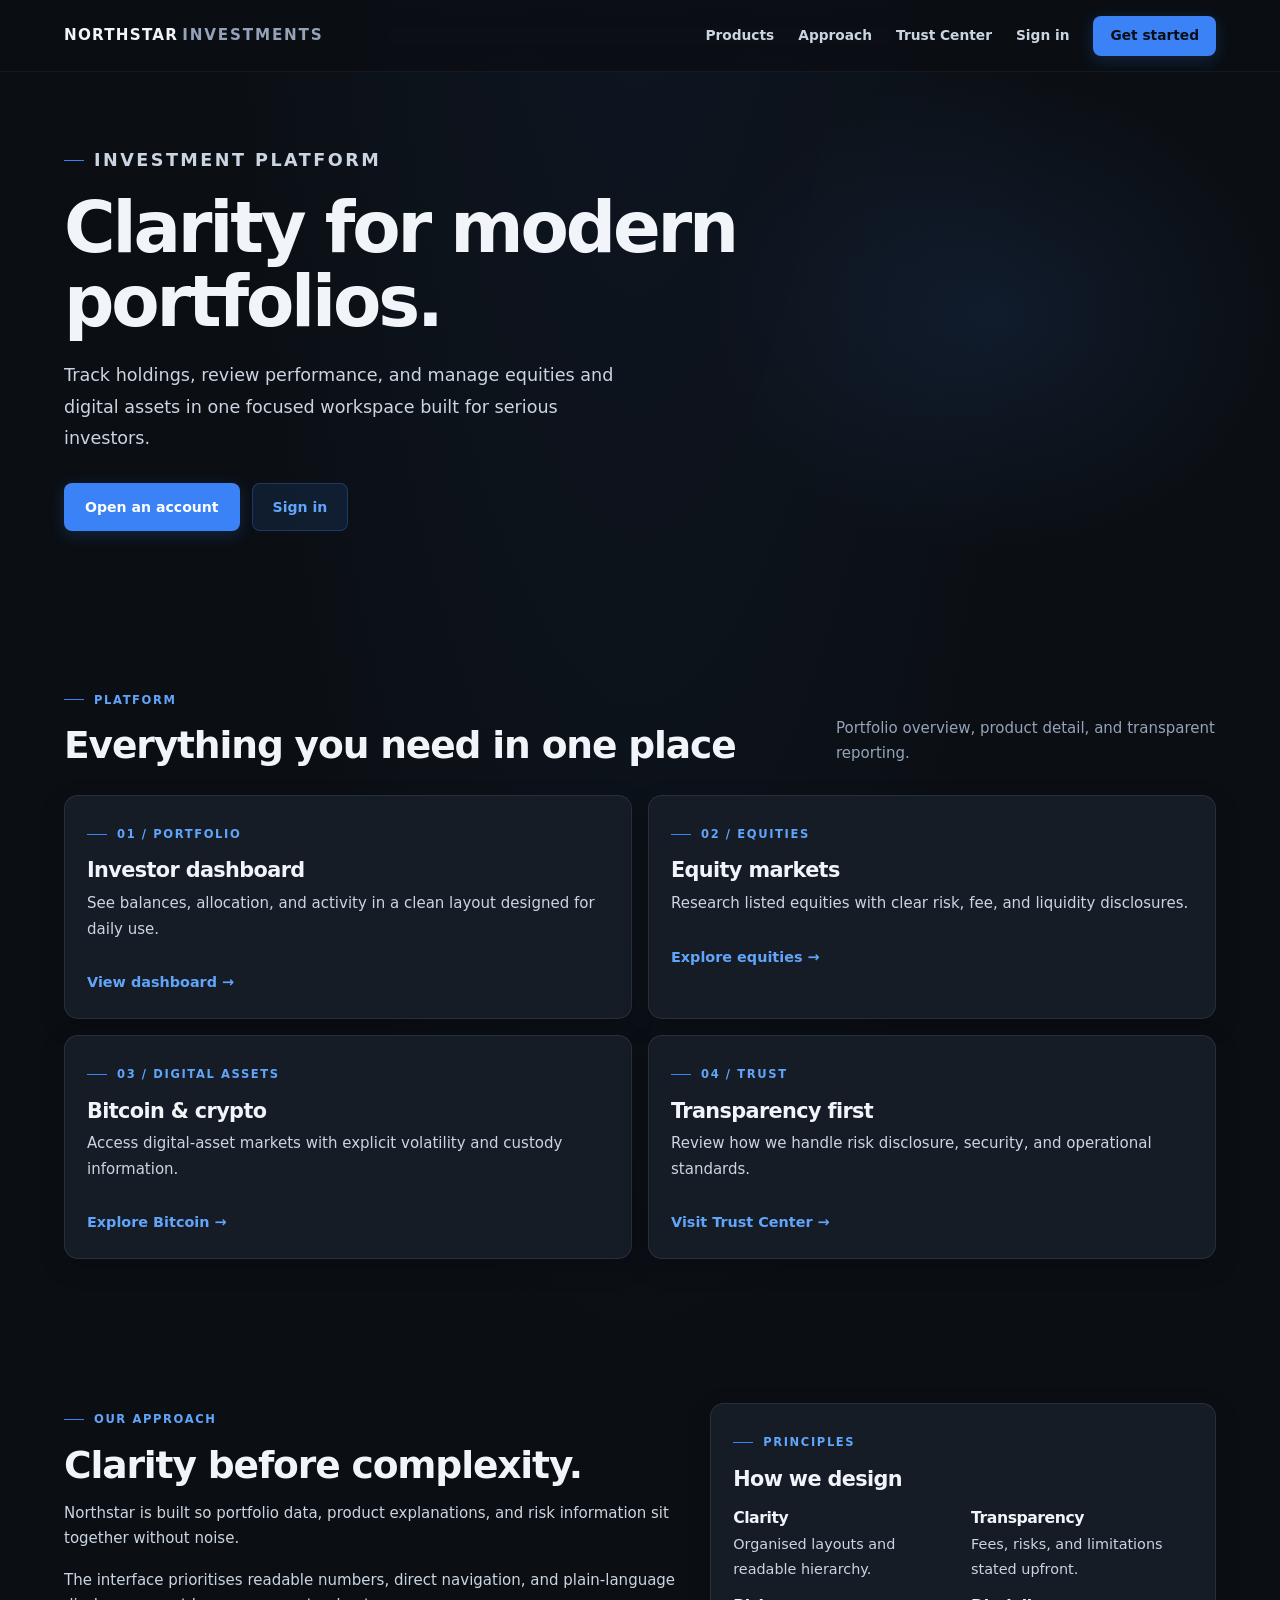
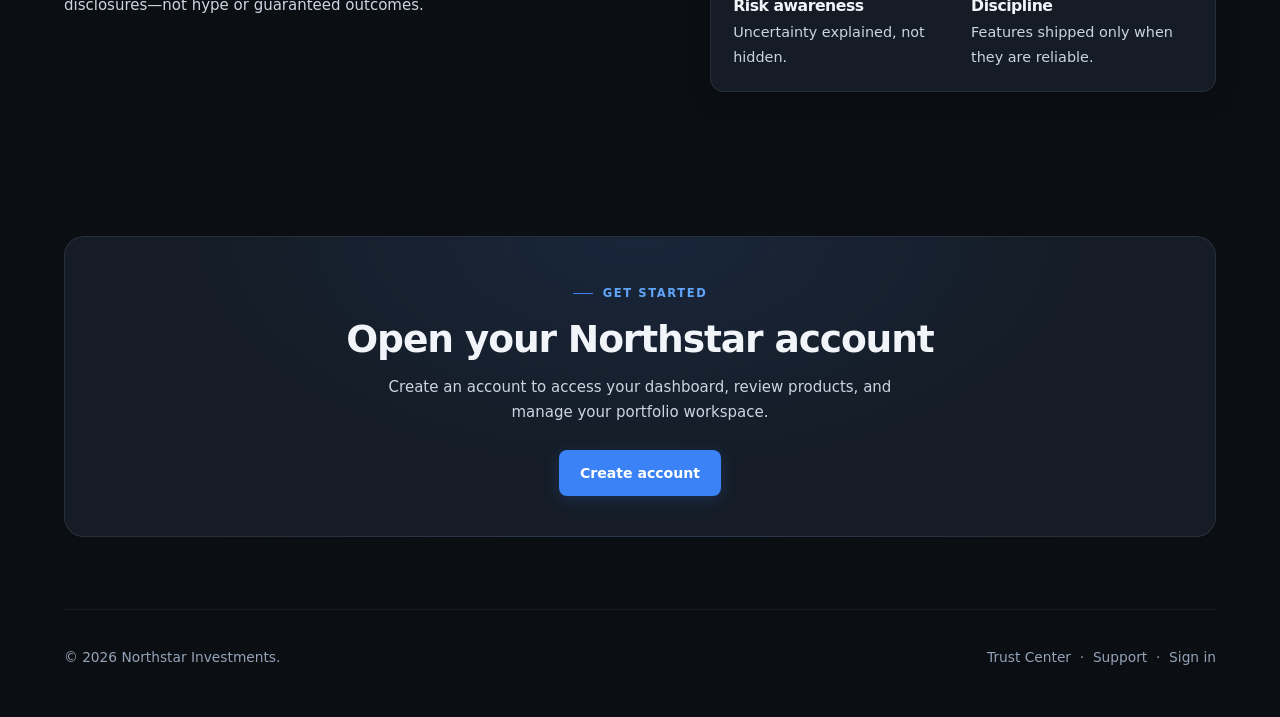
<file: index.html>
<!doctype html>
<html lang="en">
<head>
  <meta charset="utf-8">
  <meta name="viewport" content="width=device-width, initial-scale=1">
  <meta name="theme-color" content="#0b0f14">
  <meta name="description" content="Northstar Investments — portfolio management, equities, and digital assets with clear reporting.">
  <title>Northstar Investments</title>
  <link rel="stylesheet" href="public/styles.css">
</head>

<body>
  <header class="nav">
    <a class="brand" href="index.html" aria-label="Northstar Investments home">
      NORTHSTAR <span>INVESTMENTS</span>
    </a>

    <nav aria-label="Main navigation">
      <a href="#experience">Products</a>
      <a href="#approach">Approach</a>
      <a href="trust.html">Trust Center</a>
      <a href="login.html">Sign in</a>
      <a class="button" href="register.html">Get started</a>
    </nav>
  </header>

  <main>
    <section class="hero">
      <div class="hero-content">
        <p class="eyebrow">Investment platform</p>

        <h1>Clarity for modern portfolios.</h1>

        <p>
          Track holdings, review performance, and manage equities and
          digital assets in one focused workspace built for serious investors.
        </p>

        <div class="hero-actions">
          <a class="button" href="register.html">Open an account</a>
          <a class="button button-secondary" href="login.html">Sign in</a>
        </div>
      </div>
    </section>

    <section class="section" id="experience">
      <div class="section-heading">
        <div>
          <p class="eyebrow">Platform</p>
          <h2>Everything you need in one place</h2>
        </div>
        <p class="muted">
          Portfolio overview, product detail, and transparent reporting.
        </p>
      </div>

      <div class="grid2">
        <article class="card">
          <p class="eyebrow">01 / Portfolio</p>
          <h3>Investor dashboard</h3>
          <p>
            See balances, allocation, and activity in a clean layout
            designed for daily use.
          </p>
          <a href="dashboard.html">View dashboard →</a>
        </article>

        <article class="card">
          <p class="eyebrow">02 / Equities</p>
          <h3>Equity markets</h3>
          <p>
            Research listed equities with clear risk, fee, and liquidity
            disclosures.
          </p>
          <a href="investment.html?asset=equity">Explore equities →</a>
        </article>

        <article class="card">
          <p class="eyebrow">03 / Digital assets</p>
          <h3>Bitcoin &amp; crypto</h3>
          <p>
            Access digital-asset markets with explicit volatility and
            custody information.
          </p>
          <a href="investment.html?asset=bitcoin">Explore Bitcoin →</a>
        </article>

        <article class="card">
          <p class="eyebrow">04 / Trust</p>
          <h3>Transparency first</h3>
          <p>
            Review how we handle risk disclosure, security, and
            operational standards.
          </p>
          <a href="trust.html">Visit Trust Center →</a>
        </article>
      </div>
    </section>

    <section class="section" id="approach">
      <div class="split">
        <div>
          <p class="eyebrow">Our approach</p>
          <h2>Clarity before complexity.</h2>
          <p>
            Northstar is built so portfolio data, product explanations,
            and risk information sit together without noise.
          </p>
          <p>
            The interface prioritises readable numbers, direct navigation,
            and plain-language disclosures—not hype or guaranteed outcomes.
          </p>
        </div>

        <div class="card">
          <p class="eyebrow">Principles</p>
          <h3>How we design</h3>

          <div class="info-grid">
            <div>
              <h3>Clarity</h3>
              <p>Organised layouts and readable hierarchy.</p>
            </div>
            <div>
              <h3>Transparency</h3>
              <p>Fees, risks, and limitations stated upfront.</p>
            </div>
            <div>
              <h3>Risk awareness</h3>
              <p>Uncertainty explained, not hidden.</p>
            </div>
            <div>
              <h3>Discipline</h3>
              <p>Features shipped only when they are reliable.</p>
            </div>
          </div>
        </div>
      </div>
    </section>

    <section class="section">
      <div class="cta">
        <p class="eyebrow">Get started</p>
        <h2>Open your Northstar account</h2>
        <p>
          Create an account to access your dashboard, review products,
          and manage your portfolio workspace.
        </p>
        <a class="button" href="register.html">Create account</a>
      </div>
    </section>
  </main>

  <footer class="footer">
    <p>
      © <span id="current-year"></span> Northstar Investments.
    </p>
    <div>
      <a href="trust.html">Trust Center</a>
      &nbsp;·&nbsp;
      <a href="support.html">Support</a>
      &nbsp;·&nbsp;
      <a href="login.html">Sign in</a>
    </div>
  </footer>

  <script>
    document.getElementById("current-year").textContent =
      new Date().getFullYear();
  </script>
</body>
</html>
</file>
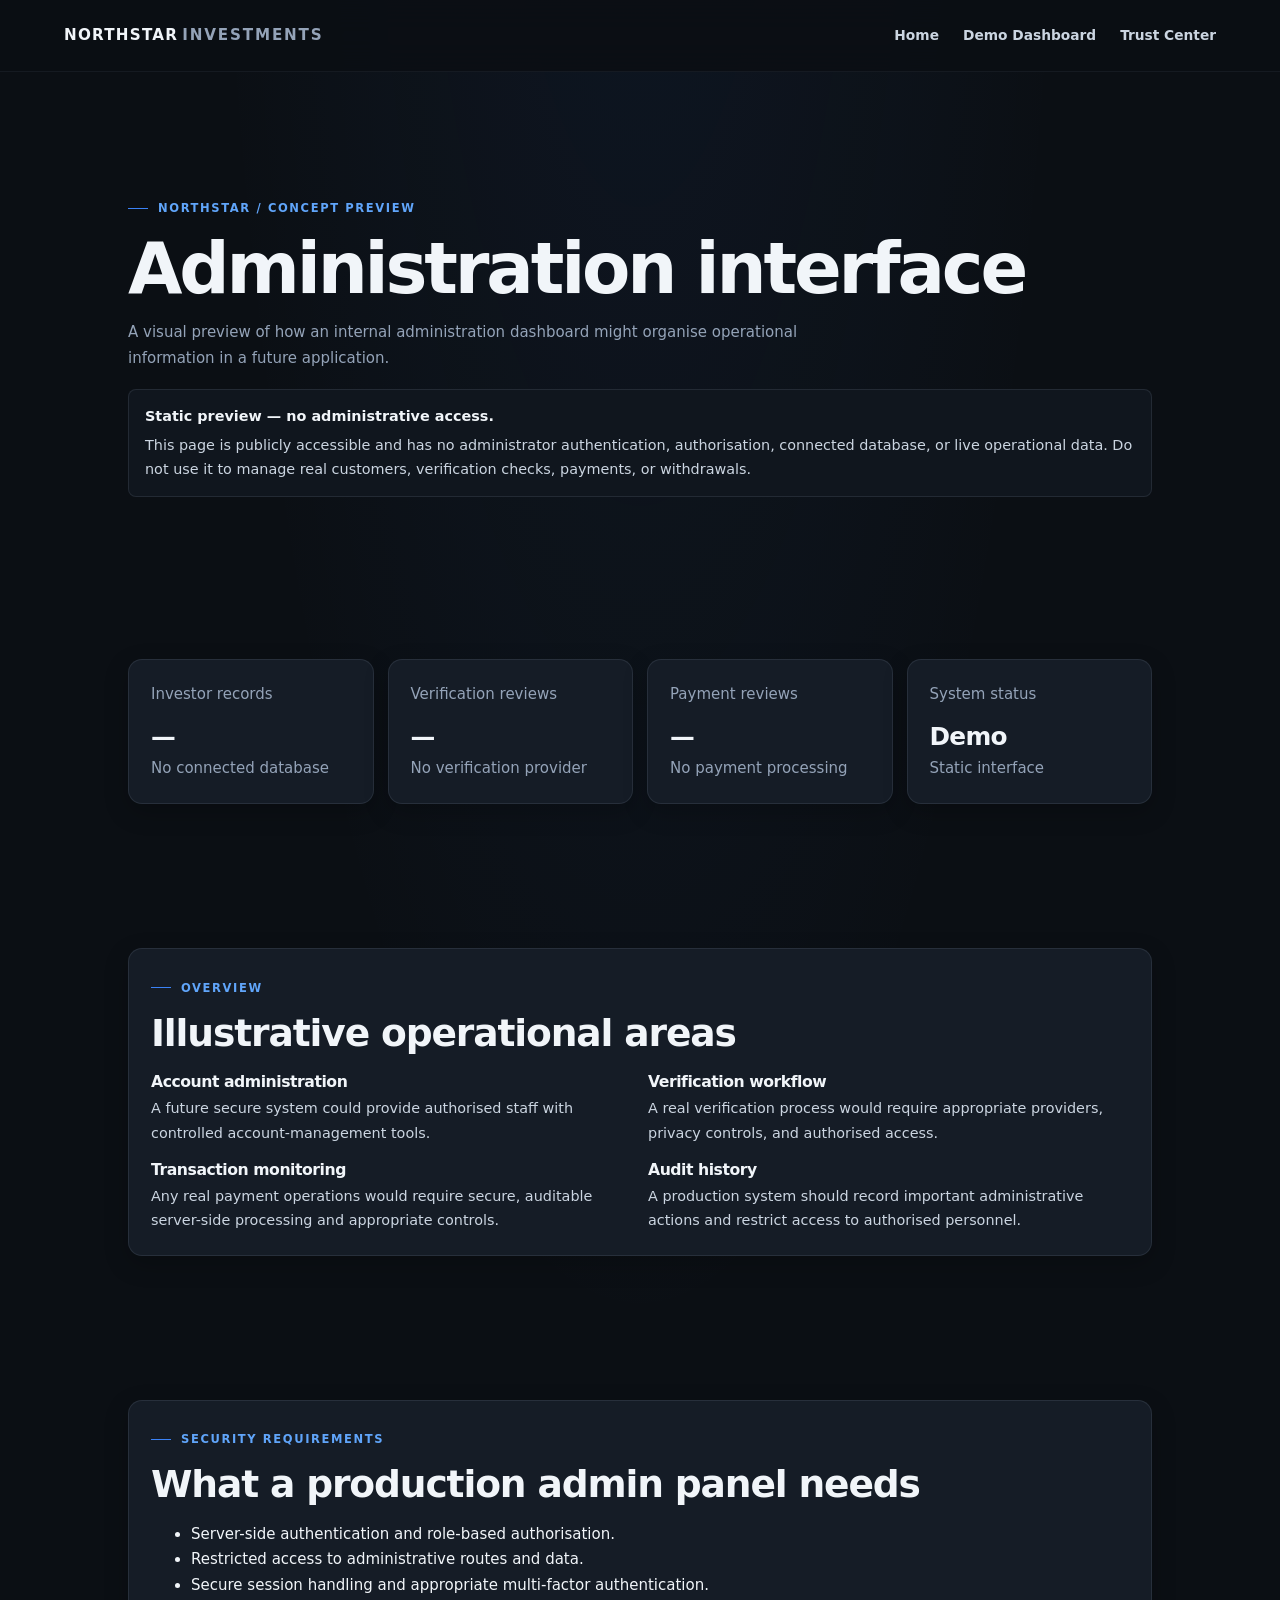
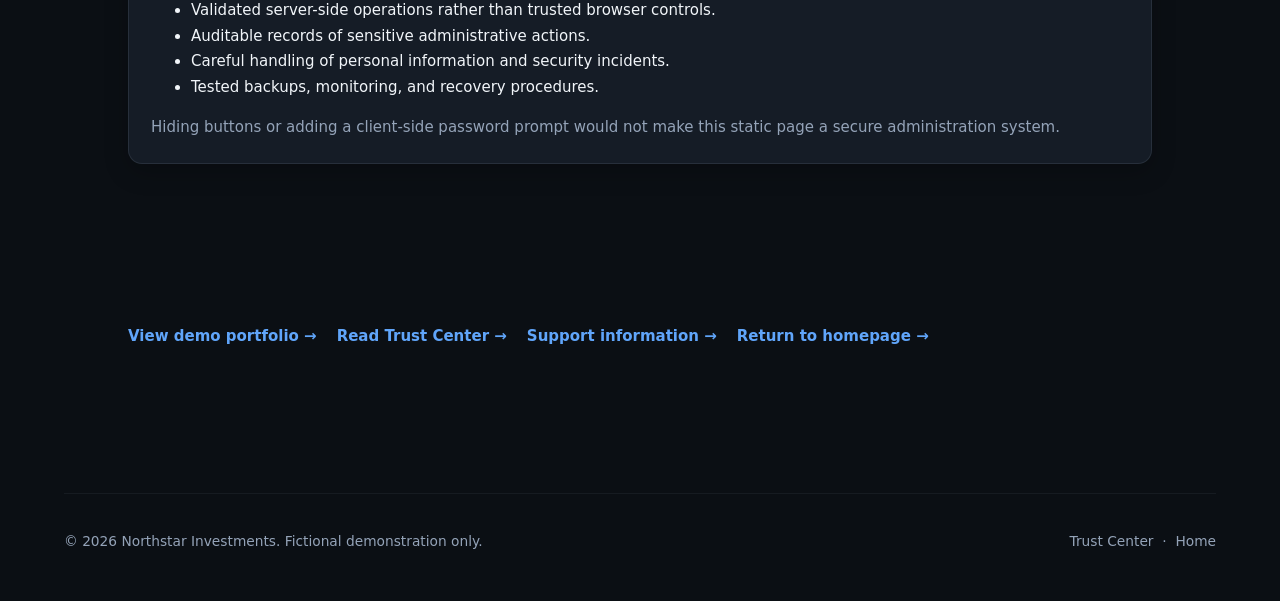
<file: admin.html>
<!doctype html>
<html lang="en">
<head>
  <meta charset="utf-8">
  <meta name="viewport" content="width=device-width, initial-scale=1">
  <meta name="theme-color" content="#090b0e">
  <meta name="description" content="Preview the Northstar Investments fictional administration dashboard design.">
  <title>Administration Preview — Northstar Investments</title>
  <link rel="stylesheet" href="public/styles.css">
</head>

<body>
  <header class="nav">
    <a class="brand" href="index.html">
      NORTHSTAR <span>INVESTMENTS</span>
    </a>

    <nav aria-label="Main navigation">
      <a href="index.html">Home</a>
      <a href="dashboard.html">Demo Dashboard</a>
      <a href="trust.html">Trust Center</a>
    </nav>
  </header>

  <main class="content">
    <section class="section">
      <p class="eyebrow">NORTHSTAR / CONCEPT PREVIEW</p>
      <h1>Administration interface</h1>

      <p class="muted">
        A visual preview of how an internal administration dashboard
        might organise operational information in a future application.
      </p>

      <div class="notice" role="note">
        <strong>Static preview — no administrative access.</strong>
        This page is publicly accessible and has no administrator
        authentication, authorisation, connected database, or live
        operational data. Do not use it to manage real customers,
        verification checks, payments, or withdrawals.
      </div>
    </section>

    <section class="section">
      <div class="grid4">
        <article class="card metric">
          <p class="muted">Investor records</p>
          <h2>—</h2>
          <p class="muted">No connected database</p>
        </article>

        <article class="card metric">
          <p class="muted">Verification reviews</p>
          <h2>—</h2>
          <p class="muted">No verification provider</p>
        </article>

        <article class="card metric">
          <p class="muted">Payment reviews</p>
          <h2>—</h2>
          <p class="muted">No payment processing</p>
        </article>

        <article class="card metric">
          <p class="muted">System status</p>
          <h2>Demo</h2>
          <p class="muted">Static interface</p>
        </article>
      </div>
    </section>

    <section class="section">
      <div class="card">
        <p class="eyebrow">OVERVIEW</p>
        <h2>Illustrative operational areas</h2>

        <div class="info-grid">
          <div>
            <h3>Account administration</h3>
            <p>
              A future secure system could provide authorised staff
              with controlled account-management tools.
            </p>
          </div>

          <div>
            <h3>Verification workflow</h3>
            <p>
              A real verification process would require appropriate
              providers, privacy controls, and authorised access.
            </p>
          </div>

          <div>
            <h3>Transaction monitoring</h3>
            <p>
              Any real payment operations would require secure,
              auditable server-side processing and appropriate controls.
            </p>
          </div>

          <div>
            <h3>Audit history</h3>
            <p>
              A production system should record important administrative
              actions and restrict access to authorised personnel.
            </p>
          </div>
        </div>
      </div>
    </section>

    <section class="section">
      <div class="card">
        <p class="eyebrow">SECURITY REQUIREMENTS</p>
        <h2>What a production admin panel needs</h2>

        <ul>
          <li>Server-side authentication and role-based authorisation.</li>
          <li>Restricted access to administrative routes and data.</li>
          <li>Secure session handling and appropriate multi-factor authentication.</li>
          <li>Validated server-side operations rather than trusted browser controls.</li>
          <li>Auditable records of sensitive administrative actions.</li>
          <li>Careful handling of personal information and security incidents.</li>
          <li>Tested backups, monitoring, and recovery procedures.</li>
        </ul>

        <p class="muted">
          Hiding buttons or adding a client-side password prompt would
          not make this static page a secure administration system.
        </p>
      </div>
    </section>

    <section class="section">
      <div class="quick">
        <a href="dashboard.html">View demo portfolio →</a>
        <a href="trust.html">Read Trust Center →</a>
        <a href="support.html">Support information →</a>
        <a href="index.html">Return to homepage →</a>
      </div>
    </section>
  </main>

  <footer class="footer">
    <p>
      © <span id="current-year"></span> Northstar Investments.
      Fictional demonstration only.
    </p>

    <div>
      <a href="trust.html">Trust Center</a>
      &nbsp;·&nbsp;
      <a href="index.html">Home</a>
    </div>
  </footer>

  <script>
    document.getElementById("current-year").textContent =
      new Date().getFullYear();
  </script>
</body>
</html>
</file>
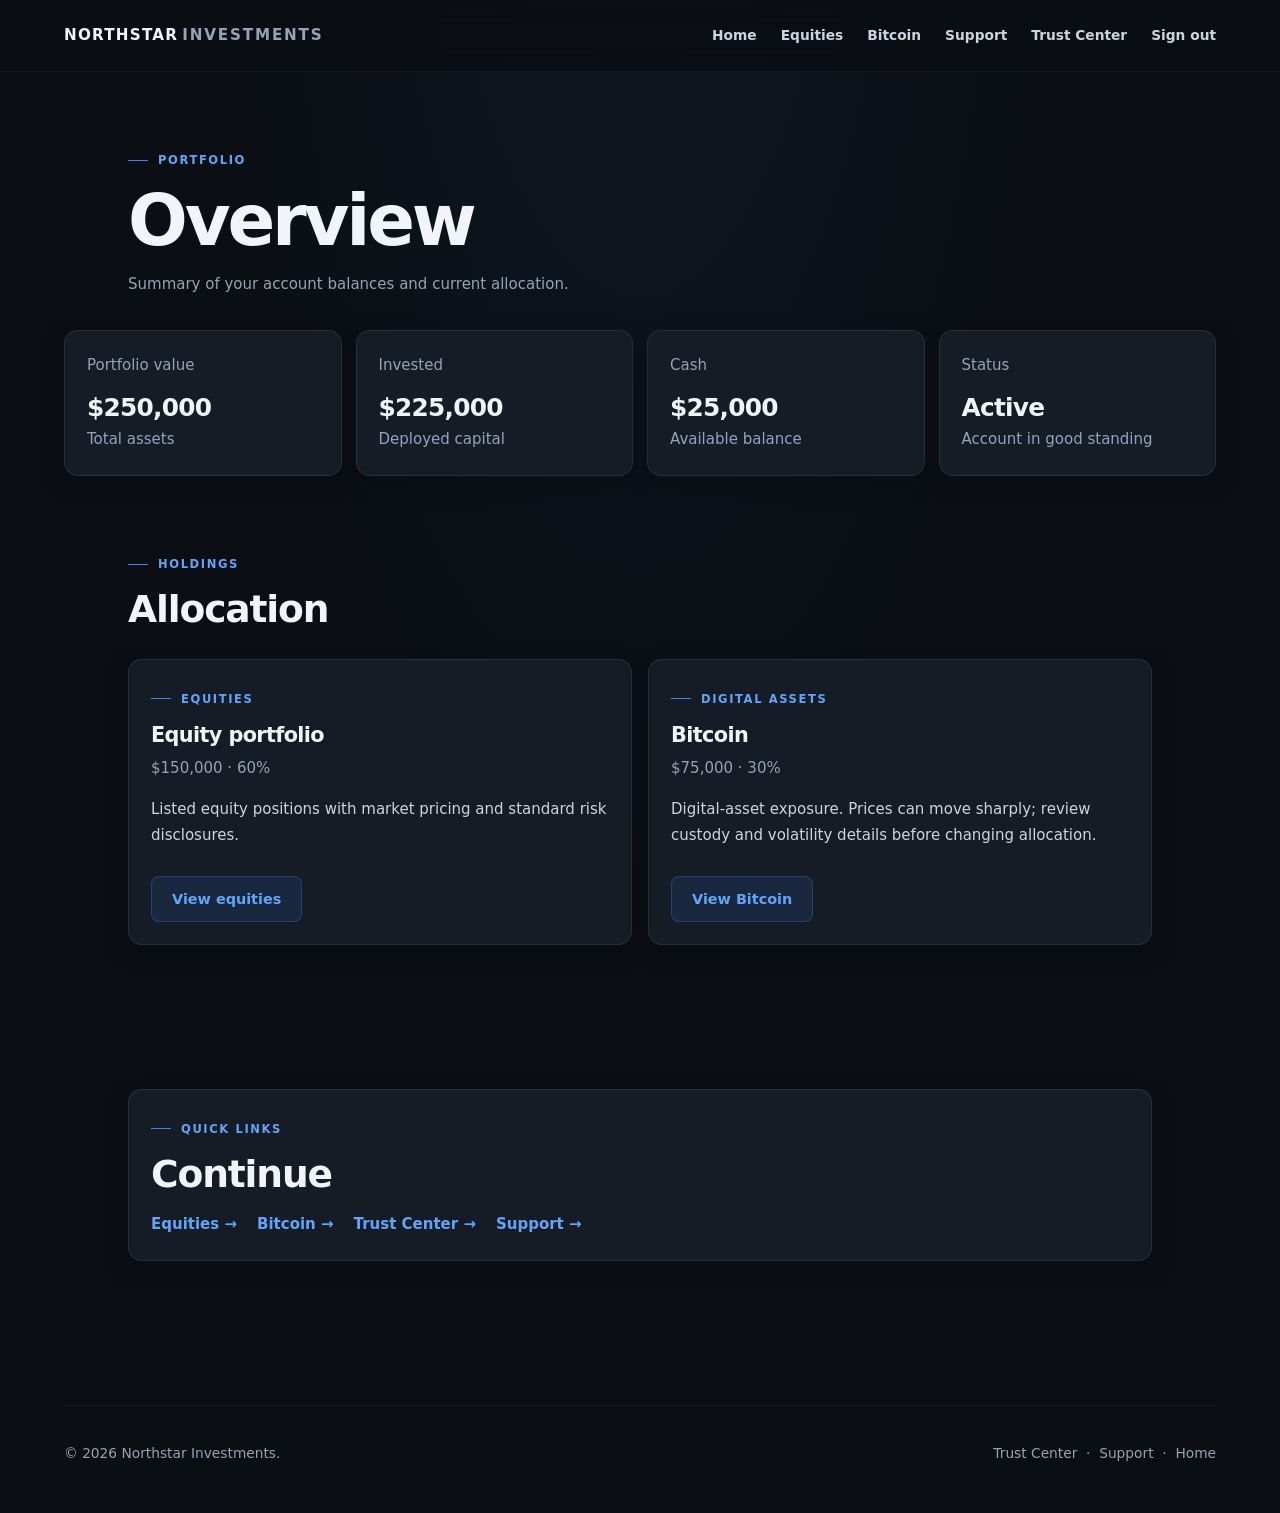
<file: dashboard.html>
<!doctype html>
<html lang="en">
<head>
  <meta charset="utf-8">
  <meta name="viewport" content="width=device-width, initial-scale=1">
  <meta name="theme-color" content="#0b0f14">
  <meta name="description" content="Northstar Investments portfolio dashboard.">
  <title>Portfolio — Northstar Investments</title>
  <link rel="stylesheet" href="public/styles.css">
</head>

<body>
  <header class="nav">
    <a class="brand" href="index.html">
      NORTHSTAR <span>INVESTMENTS</span>
    </a>

    <nav aria-label="Main navigation">
      <a href="index.html">Home</a>
      <a href="investment.html?asset=equity">Equities</a>
      <a href="investment.html?asset=bitcoin">Bitcoin</a>
      <a href="support.html">Support</a>
      <a href="trust.html">Trust Center</a>
      <a href="login.html">Sign out</a>
    </nav>
  </header>

  <main class="content">
    <section class="section" style="padding-top: 24px; padding-bottom: 32px;">
      <p class="eyebrow">Portfolio</p>
      <h1>Overview</h1>
      <p class="muted">
        Summary of your account balances and current allocation.
      </p>
    </section>

    <section class="grid4" aria-label="Portfolio metrics">
      <article class="card metric">
        <p class="muted">Portfolio value</p>
        <h2>$250,000</h2>
        <p class="muted">Total assets</p>
      </article>

      <article class="card metric">
        <p class="muted">Invested</p>
        <h2>$225,000</h2>
        <p class="muted">Deployed capital</p>
      </article>

      <article class="card metric">
        <p class="muted">Cash</p>
        <h2>$25,000</h2>
        <p class="muted">Available balance</p>
      </article>

      <article class="card metric">
        <p class="muted">Status</p>
        <h2>Active</h2>
        <p class="muted">Account in good standing</p>
      </article>
    </section>

    <section class="section">
      <div class="section-heading">
        <div>
          <p class="eyebrow">Holdings</p>
          <h2>Allocation</h2>
        </div>
      </div>

      <div class="grid2">
        <article class="card">
          <p class="eyebrow">Equities</p>
          <h3>Equity portfolio</h3>
          <p class="muted">$150,000 · 60%</p>
          <p>
            Listed equity positions with market pricing and standard
            risk disclosures.
          </p>
          <a class="button button-secondary" href="investment.html?asset=equity">
            View equities
          </a>
        </article>

        <article class="card">
          <p class="eyebrow">Digital assets</p>
          <h3>Bitcoin</h3>
          <p class="muted">$75,000 · 30%</p>
          <p>
            Digital-asset exposure. Prices can move sharply; review
            custody and volatility details before changing allocation.
          </p>
          <a class="button button-secondary" href="investment.html?asset=bitcoin">
            View Bitcoin
          </a>
        </article>
      </div>
    </section>

    <section class="section">
      <div class="card">
        <p class="eyebrow">Quick links</p>
        <h2>Continue</h2>
        <div class="quick">
          <a href="investment.html?asset=equity">Equities →</a>
          <a href="investment.html?asset=bitcoin">Bitcoin →</a>
          <a href="trust.html">Trust Center →</a>
          <a href="support.html">Support →</a>
        </div>
      </div>
    </section>
  </main>

  <footer class="footer">
    <p>
      © <span id="current-year"></span> Northstar Investments.
    </p>
    <div>
      <a href="trust.html">Trust Center</a>
      &nbsp;·&nbsp;
      <a href="support.html">Support</a>
      &nbsp;·&nbsp;
      <a href="index.html">Home</a>
    </div>
  </footer>

  <script>
    document.getElementById("current-year").textContent =
      new Date().getFullYear();
  </script>
</body>
</html>
</file>
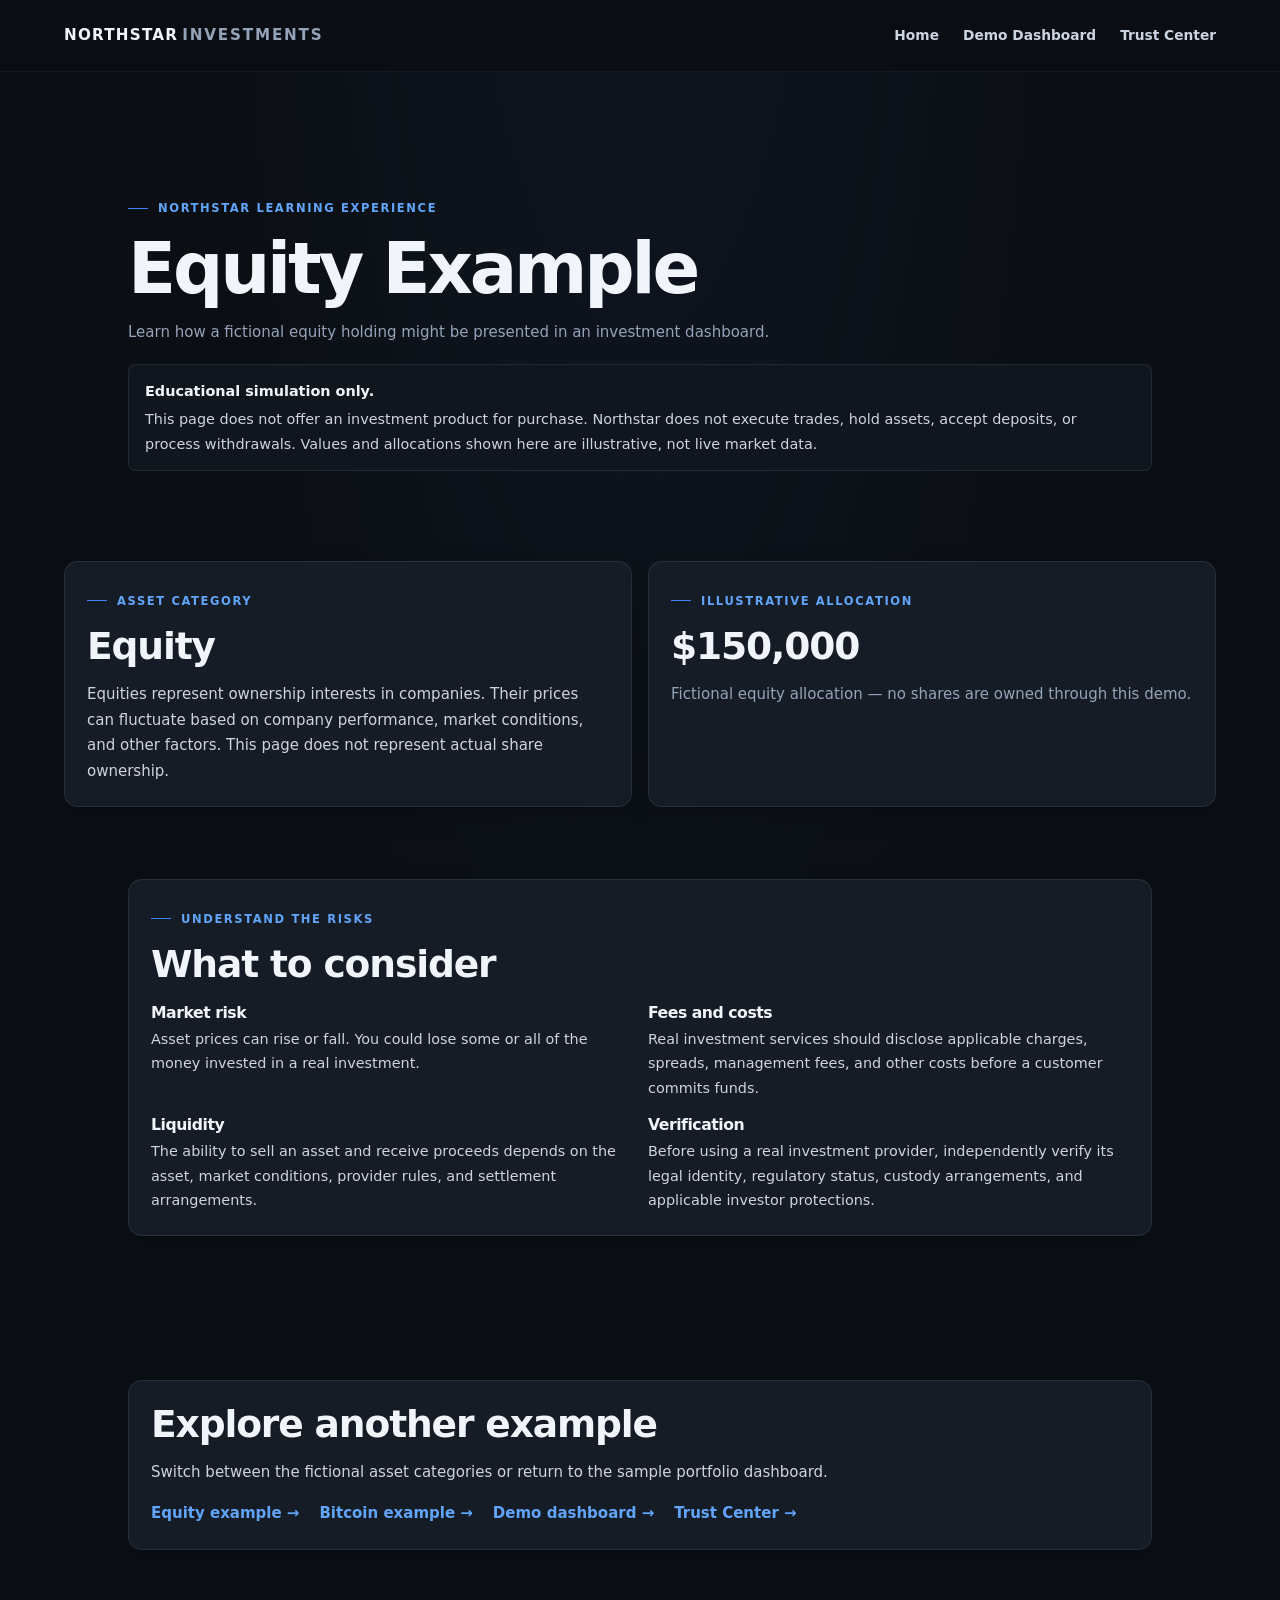
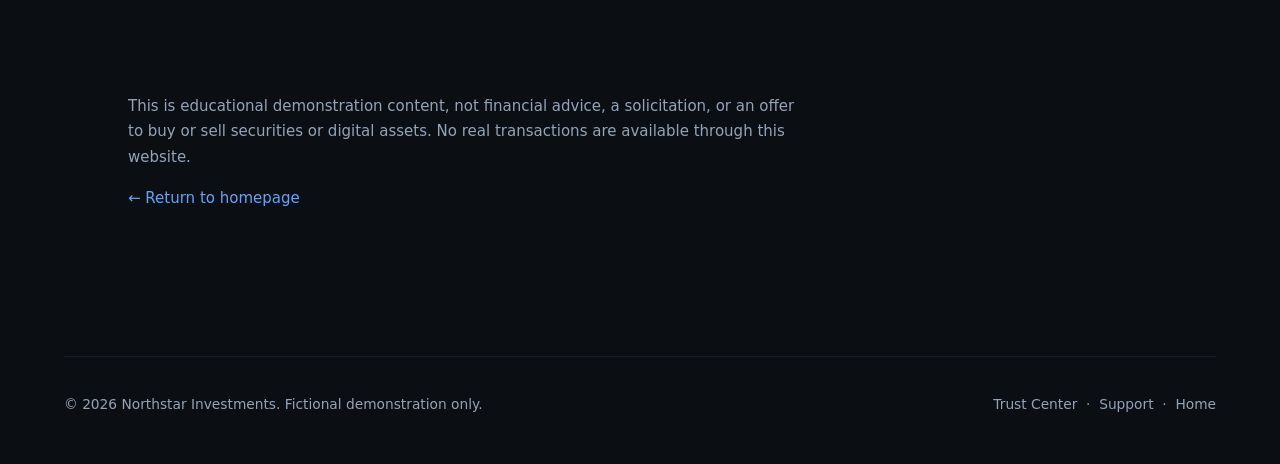
<file: investment.html>
<!doctype html>
<html lang="en">
<head>
  <meta charset="utf-8">
  <meta name="viewport" content="width=device-width, initial-scale=1">
  <meta name="theme-color" content="#090b0e">
  <meta name="description" content="Explore fictional equity and Bitcoin examples in the Northstar Investments simulation.">
  <title>Investment Examples — Northstar Investments</title>
  <link rel="stylesheet" href="public/styles.css">
</head>

<body>
  <header class="nav">
    <a class="brand" href="index.html">
      NORTHSTAR <span>INVESTMENTS</span>
    </a>

    <nav aria-label="Main navigation">
      <a href="index.html">Home</a>
      <a href="dashboard.html">Demo Dashboard</a>
      <a href="trust.html">Trust Center</a>
    </nav>
  </header>

  <main class="content">
    <section class="section">
      <p class="eyebrow">NORTHSTAR LEARNING EXPERIENCE</p>
      <h1 id="product-title">Investment Example</h1>

      <p class="muted" id="product-description">
        Explore a fictional investment example.
      </p>

      <div class="notice" role="note">
        <strong>Educational simulation only.</strong>
        This page does not offer an investment product for purchase.
        Northstar does not execute trades, hold assets, accept deposits,
        or process withdrawals. Values and allocations shown here are
        illustrative, not live market data.
      </div>
    </section>

    <section class="grid2">
      <article class="card">
        <p class="eyebrow">ASSET CATEGORY</p>
        <h2 id="product-type">Example asset</h2>
        <p id="product-overview">
          This page demonstrates how an asset information page could be
          structured.
        </p>
      </article>

      <article class="card">
        <p class="eyebrow">ILLUSTRATIVE ALLOCATION</p>
        <h2 id="sample-value">$150,000</h2>
        <p class="muted" id="sample-label">
          Fictional example value — not money held or invested.
        </p>
      </article>
    </section>

    <section class="section">
      <div class="card">
        <p class="eyebrow">UNDERSTAND THE RISKS</p>
        <h2>What to consider</h2>

        <div class="info-grid">
          <div>
            <h3>Market risk</h3>
            <p>
              Asset prices can rise or fall. You could lose some or all
              of the money invested in a real investment.
            </p>
          </div>

          <div>
            <h3>Fees and costs</h3>
            <p>
              Real investment services should disclose applicable
              charges, spreads, management fees, and other costs before
              a customer commits funds.
            </p>
          </div>

          <div>
            <h3>Liquidity</h3>
            <p>
              The ability to sell an asset and receive proceeds depends
              on the asset, market conditions, provider rules, and
              settlement arrangements.
            </p>
          </div>

          <div>
            <h3>Verification</h3>
            <p>
              Before using a real investment provider, independently
              verify its legal identity, regulatory status, custody
              arrangements, and applicable investor protections.
            </p>
          </div>
        </div>
      </div>
    </section>

    <section class="section">
      <div class="card">
        <h2>Explore another example</h2>
        <p>
          Switch between the fictional asset categories or return to
          the sample portfolio dashboard.
        </p>

        <div class="quick">
          <a href="investment.html?asset=equity">Equity example →</a>
          <a href="investment.html?asset=bitcoin">Bitcoin example →</a>
          <a href="dashboard.html">Demo dashboard →</a>
          <a href="trust.html">Trust Center →</a>
        </div>
      </div>
    </section>

    <section class="section">
      <p class="muted">
        This is educational demonstration content, not financial advice,
        a solicitation, or an offer to buy or sell securities or digital
        assets. No real transactions are available through this website.
      </p>
      <a href="index.html">← Return to homepage</a>
    </section>
  </main>

  <footer class="footer">
    <p>
      © <span id="current-year"></span> Northstar Investments.
      Fictional demonstration only.
    </p>
    <div>
      <a href="trust.html">Trust Center</a>
      &nbsp;·&nbsp;
      <a href="support.html">Support</a>
      &nbsp;·&nbsp;
      <a href="index.html">Home</a>
    </div>
  </footer>

  <script>
    (() => {
      const titleElement = document.getElementById("product-title");
      const descriptionElement =
        document.getElementById("product-description");
      const typeElement = document.getElementById("product-type");
      const overviewElement =
        document.getElementById("product-overview");
      const valueElement = document.getElementById("sample-value");
      const labelElement = document.getElementById("sample-label");

      const params = new URLSearchParams(window.location.search);
      const requestedAsset = (
        params.get("asset") || "equity"
      ).toLowerCase();

      const assets = {
        equity: {
          title: "Equity Example",
          description:
            "Learn how a fictional equity holding might be presented in an investment dashboard.",
          type: "Equity",
          overview:
            "Equities represent ownership interests in companies. Their prices can fluctuate based on company performance, market conditions, and other factors. This page does not represent actual share ownership.",
          value: "$150,000",
          label:
            "Fictional equity allocation — no shares are owned through this demo."
        },
        bitcoin: {
          title: "Bitcoin Example",
          description:
            "Explore a fictional digital-asset example for educational purposes.",
          type: "Bitcoin",
          overview:
            "Bitcoin is a digital asset that can experience substantial price volatility. This page does not provide a wallet, exchange, custody service, or Bitcoin purchase facility.",
          value: "$75,000",
          label:
            "Fictional Bitcoin allocation — no Bitcoin is held or purchased through this demo."
        }
      };

      const asset = assets[requestedAsset] || assets.equity;

      document.title =
        asset.title + " — Northstar Investments";

      titleElement.textContent = asset.title;
      descriptionElement.textContent = asset.description;
      typeElement.textContent = asset.type;
      overviewElement.textContent = asset.overview;
      valueElement.textContent = asset.value;
      labelElement.textContent = asset.label;

      document.getElementById("current-year").textContent =
        new Date().getFullYear();
    })();
  </script>
</body>
</html>
</file>
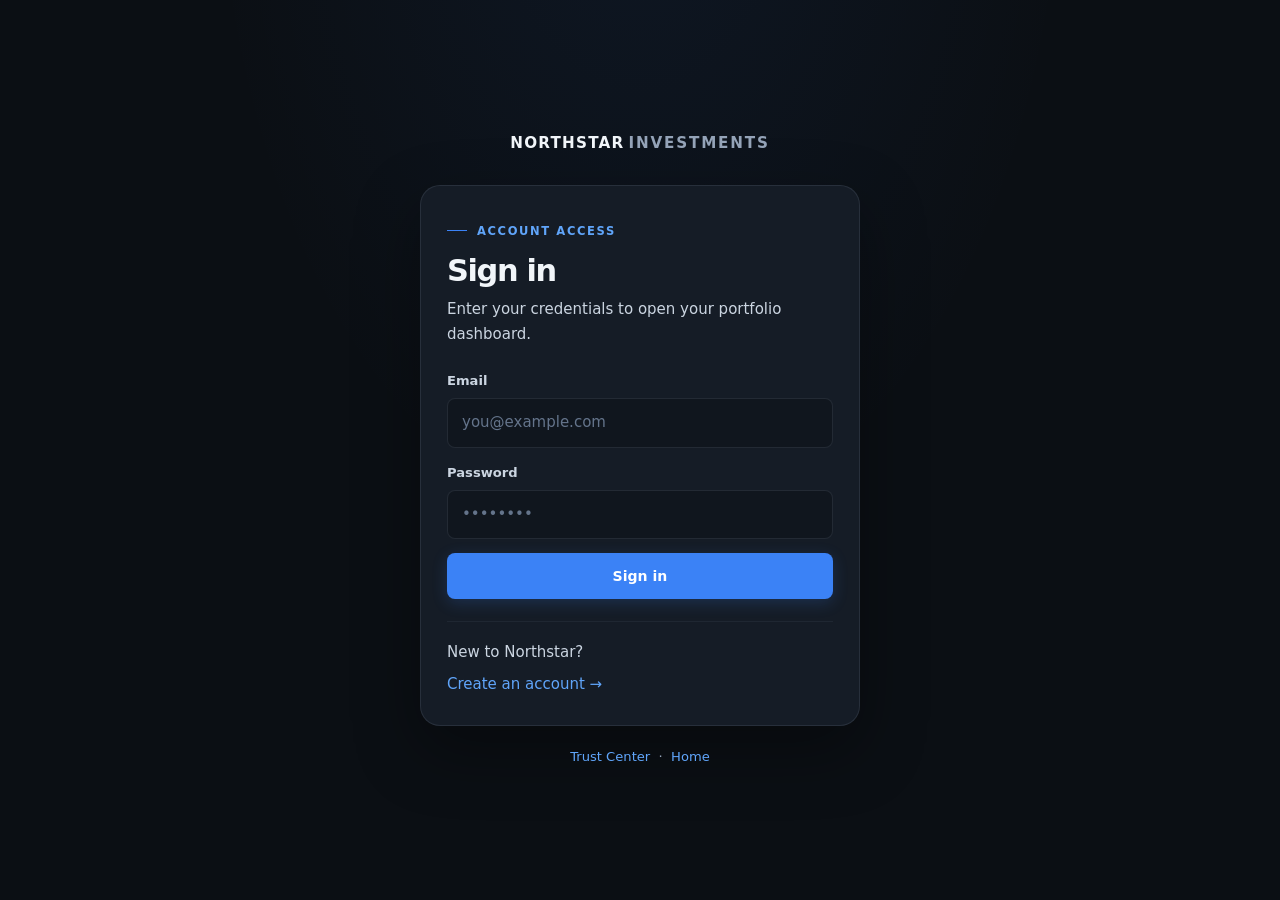
<file: login.html>
<!doctype html>
<html lang="en">
<head>
  <meta charset="utf-8">
  <meta name="viewport" content="width=device-width, initial-scale=1">
  <meta name="theme-color" content="#0b0f14">
  <meta name="description" content="Sign in to your Northstar Investments account.">
  <title>Sign in — Northstar Investments</title>
  <link rel="stylesheet" href="public/styles.css">
</head>

<body class="portal-page">
  <main class="auth">
    <a class="brand" href="index.html" aria-label="Northstar Investments home">
      NORTHSTAR <span>INVESTMENTS</span>
    </a>

    <section class="auth-card" aria-labelledby="page-title">
      <p class="eyebrow">Account access</p>
      <h1 id="page-title">Sign in</h1>
      <p>
        Enter your credentials to open your portfolio dashboard.
      </p>

      <form action="dashboard.html" method="get" style="margin-top: 22px;">
        <div class="form-group">
          <label for="email">Email</label>
          <input
            id="email"
            name="email"
            type="email"
            autocomplete="username"
            placeholder="you@example.com"
            required
          >
        </div>

        <div class="form-group">
          <label for="password">Password</label>
          <input
            id="password"
            name="password"
            type="password"
            autocomplete="current-password"
            placeholder="••••••••"
            required
          >
        </div>

        <button class="button button-full" type="submit">
          Sign in
        </button>
      </form>

      <div style="margin-top: 22px; padding-top: 18px; border-top: 1px solid var(--border-soft);">
        <p style="margin-bottom: 6px;">New to Northstar?</p>
        <a href="register.html">Create an account →</a>
      </div>
    </section>

    <p class="muted" style="text-align: center; font-size: 0.82rem; margin-top: 20px;">
      <a href="trust.html">Trust Center</a>
      &nbsp;·&nbsp;
      <a href="index.html">Home</a>
    </p>
  </main>
</body>
</html>
</file>
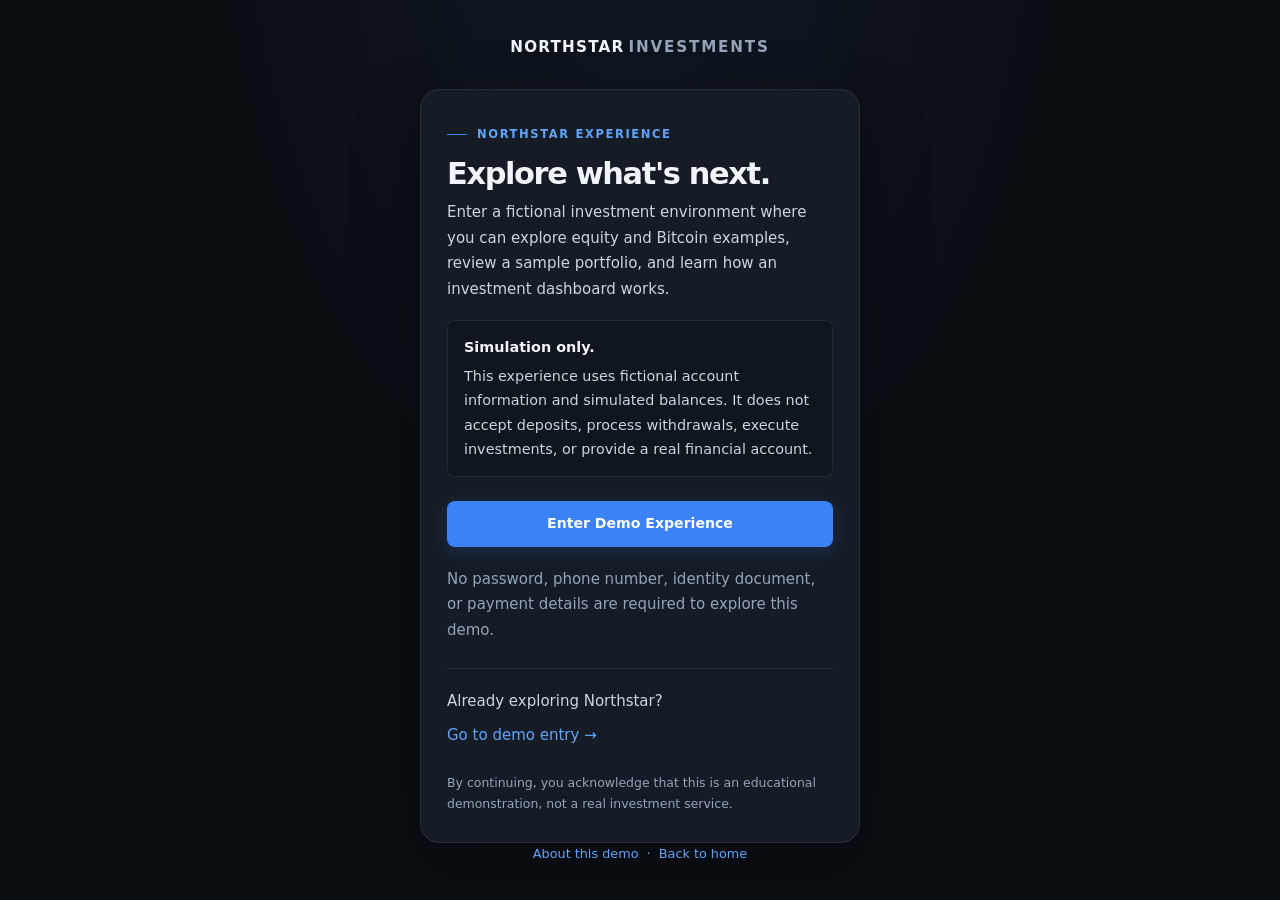
<file: register.html>
<!doctype html>
<html lang="en">
<head>
  <meta charset="utf-8">
  <meta name="viewport" content="width=device-width, initial-scale=1">
  <meta name="theme-color" content="#090b0e">
  <meta name="description" content="Explore the Northstar Investments financial simulation. No real money or investment accounts.">
  <title>Enter the Simulation — Northstar Investments</title>
  <link rel="stylesheet" href="public/styles.css">
</head>

<body class="portal-page">

  <main class="auth">

    <a class="brand" href="index.html" aria-label="Northstar Investments home">
      NORTHSTAR <span>INVESTMENTS</span>
    </a>

    <section class="auth-card" aria-labelledby="page-title">

      <p class="eyebrow">NORTHSTAR EXPERIENCE</p>

      <h1 id="page-title">Explore what's next.</h1>

      <p>
        Enter a fictional investment environment where you can explore
        equity and Bitcoin examples, review a sample portfolio, and learn
        how an investment dashboard works.
      </p>

      <div class="notice">
        <strong>Simulation only.</strong>
        This experience uses fictional account information and simulated
        balances. It does not accept deposits, process withdrawals, execute
        investments, or provide a real financial account.
      </div>

      <div style="margin-top: 24px;">
        <a class="button" href="login.html" style="width: 100%;">
          Enter Demo Experience
        </a>
      </div>

      <p class="muted" style="margin-top: 20px; margin-bottom: 0;">
        No password, phone number, identity document, or payment details
        are required to explore this demo.
      </p>

      <div style="margin-top: 25px; padding-top: 20px; border-top: 1px solid rgba(255,255,255,0.09);">
        <p style="margin-bottom: 8px;">Already exploring Northstar?</p>
        <a href="login.html">Go to demo entry →</a>
      </div>

      <p class="muted" style="margin-top: 24px; margin-bottom: 0; font-size: 0.78rem;">
        By continuing, you acknowledge that this is an educational
        demonstration, not a real investment service.
      </p>

    </section>

    <p class="muted" style="text-align: center; font-size: 0.8rem;">
      <a href="trust.html">About this demo</a>
      &nbsp;·&nbsp;
      <a href="index.html">Back to home</a>
    </p>

  </main>

</body>
</html>
</file>
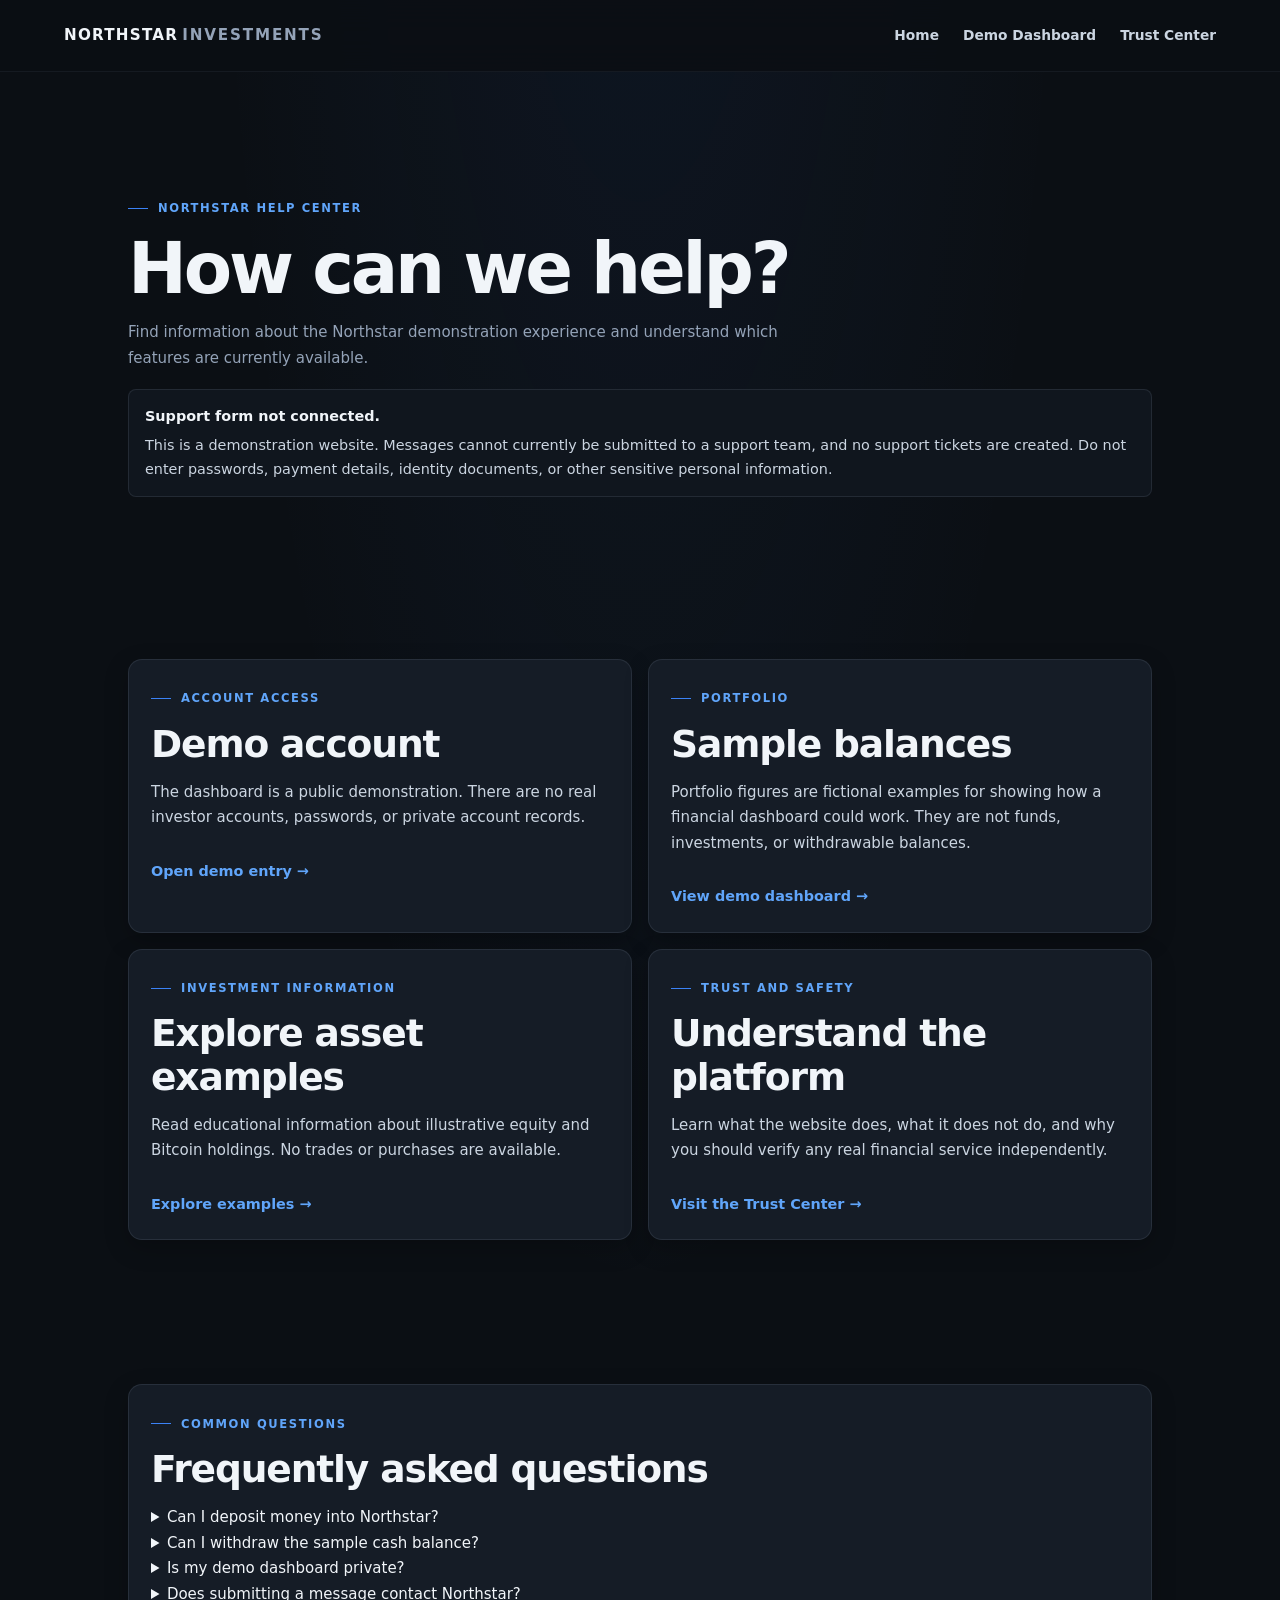
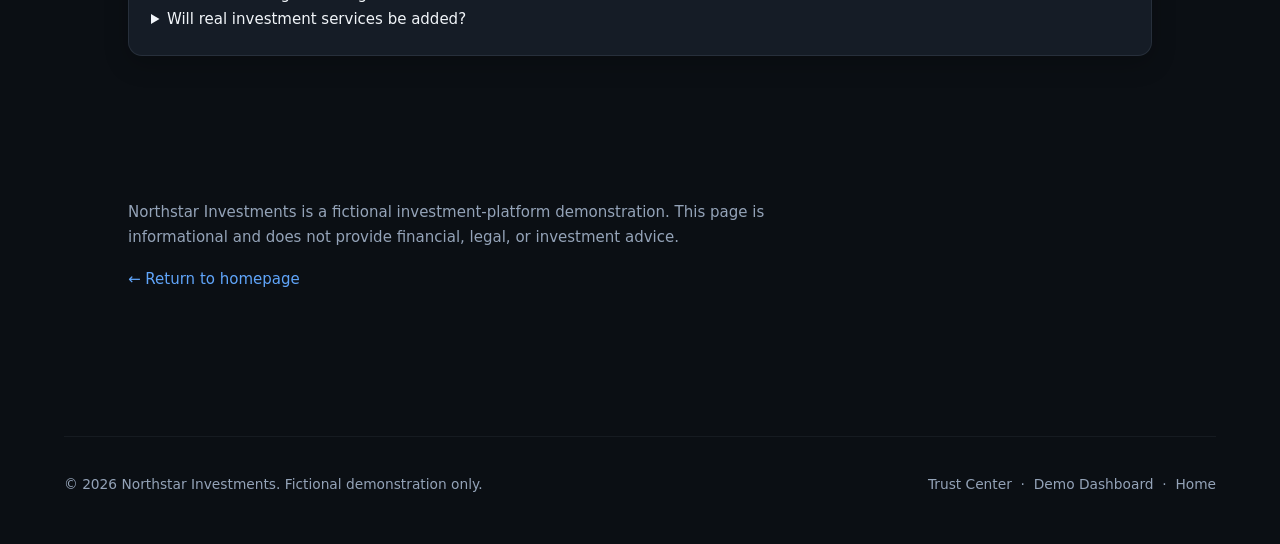
<file: support.html>
<!doctype html>
<html lang="en">
<head>
  <meta charset="utf-8">
  <meta name="viewport" content="width=device-width, initial-scale=1">
  <meta name="theme-color" content="#090b0e">
  <meta name="description" content="Learn about support options for the Northstar Investments demonstration website.">
  <title>Support — Northstar Investments</title>
  <link rel="stylesheet" href="public/styles.css">
</head>

<body>
  <header class="nav">
    <a class="brand" href="index.html">
      NORTHSTAR <span>INVESTMENTS</span>
    </a>

    <nav aria-label="Main navigation">
      <a href="index.html">Home</a>
      <a href="dashboard.html">Demo Dashboard</a>
      <a href="trust.html">Trust Center</a>
    </nav>
  </header>

  <main class="content">
    <section class="section">
      <p class="eyebrow">NORTHSTAR HELP CENTER</p>
      <h1>How can we help?</h1>

      <p class="muted">
        Find information about the Northstar demonstration experience
        and understand which features are currently available.
      </p>

      <div class="notice" role="note">
        <strong>Support form not connected.</strong>
        This is a demonstration website. Messages cannot currently be
        submitted to a support team, and no support tickets are created.
        Do not enter passwords, payment details, identity documents,
        or other sensitive personal information.
      </div>
    </section>

    <section class="section">
      <div class="grid2">
        <article class="card">
          <p class="eyebrow">ACCOUNT ACCESS</p>
          <h2>Demo account</h2>
          <p>
            The dashboard is a public demonstration. There are no real
            investor accounts, passwords, or private account records.
          </p>
          <a href="login.html">Open demo entry →</a>
        </article>

        <article class="card">
          <p class="eyebrow">PORTFOLIO</p>
          <h2>Sample balances</h2>
          <p>
            Portfolio figures are fictional examples for showing how
            a financial dashboard could work. They are not funds,
            investments, or withdrawable balances.
          </p>
          <a href="dashboard.html">View demo dashboard →</a>
        </article>

        <article class="card">
          <p class="eyebrow">INVESTMENT INFORMATION</p>
          <h2>Explore asset examples</h2>
          <p>
            Read educational information about illustrative equity
            and Bitcoin holdings. No trades or purchases are available.
          </p>
          <a href="investment.html?asset=equity">Explore examples →</a>
        </article>

        <article class="card">
          <p class="eyebrow">TRUST AND SAFETY</p>
          <h2>Understand the platform</h2>
          <p>
            Learn what the website does, what it does not do, and why
            you should verify any real financial service independently.
          </p>
          <a href="trust.html">Visit the Trust Center →</a>
        </article>
      </div>
    </section>

    <section class="section">
      <div class="card">
        <p class="eyebrow">COMMON QUESTIONS</p>
        <h2>Frequently asked questions</h2>

        <details>
          <summary>Can I deposit money into Northstar?</summary>
          <p>
            No. This demonstration does not accept deposits or process
            payments.
          </p>
        </details>

        <details>
          <summary>Can I withdraw the sample cash balance?</summary>
          <p>
            No. The displayed figures are fictional and have no cash value.
          </p>
        </details>

        <details>
          <summary>Is my demo dashboard private?</summary>
          <p>
            No. This is a static website, and the demo pages are publicly
            accessible. Do not treat the dashboard as a private account
            or enter sensitive information.
          </p>
        </details>

        <details>
          <summary>Does submitting a message contact Northstar?</summary>
          <p>
            There is currently no connected support-ticket system or
            contact form. This page only provides information.
          </p>
        </details>

        <details>
          <summary>Will real investment services be added?</summary>
          <p>
            Any future real-money service would require appropriate
            legal and regulatory review, verified providers, secure
            infrastructure, and properly tested integrations before
            it could be offered.
          </p>
        </details>
      </div>
    </section>

    <section class="section">
      <p class="muted">
        Northstar Investments is a fictional investment-platform
        demonstration. This page is informational and does not provide
        financial, legal, or investment advice.
      </p>
      <a href="index.html">← Return to homepage</a>
    </section>
  </main>

  <footer class="footer">
    <p>
      © <span id="current-year"></span> Northstar Investments.
      Fictional demonstration only.
    </p>
    <div>
      <a href="trust.html">Trust Center</a>
      &nbsp;·&nbsp;
      <a href="dashboard.html">Demo Dashboard</a>
      &nbsp;·&nbsp;
      <a href="index.html">Home</a>
    </div>
  </footer>

  <script>
    document.getElementById("current-year").textContent =
      new Date().getFullYear();
  </script>
</body>
</html>
</file>
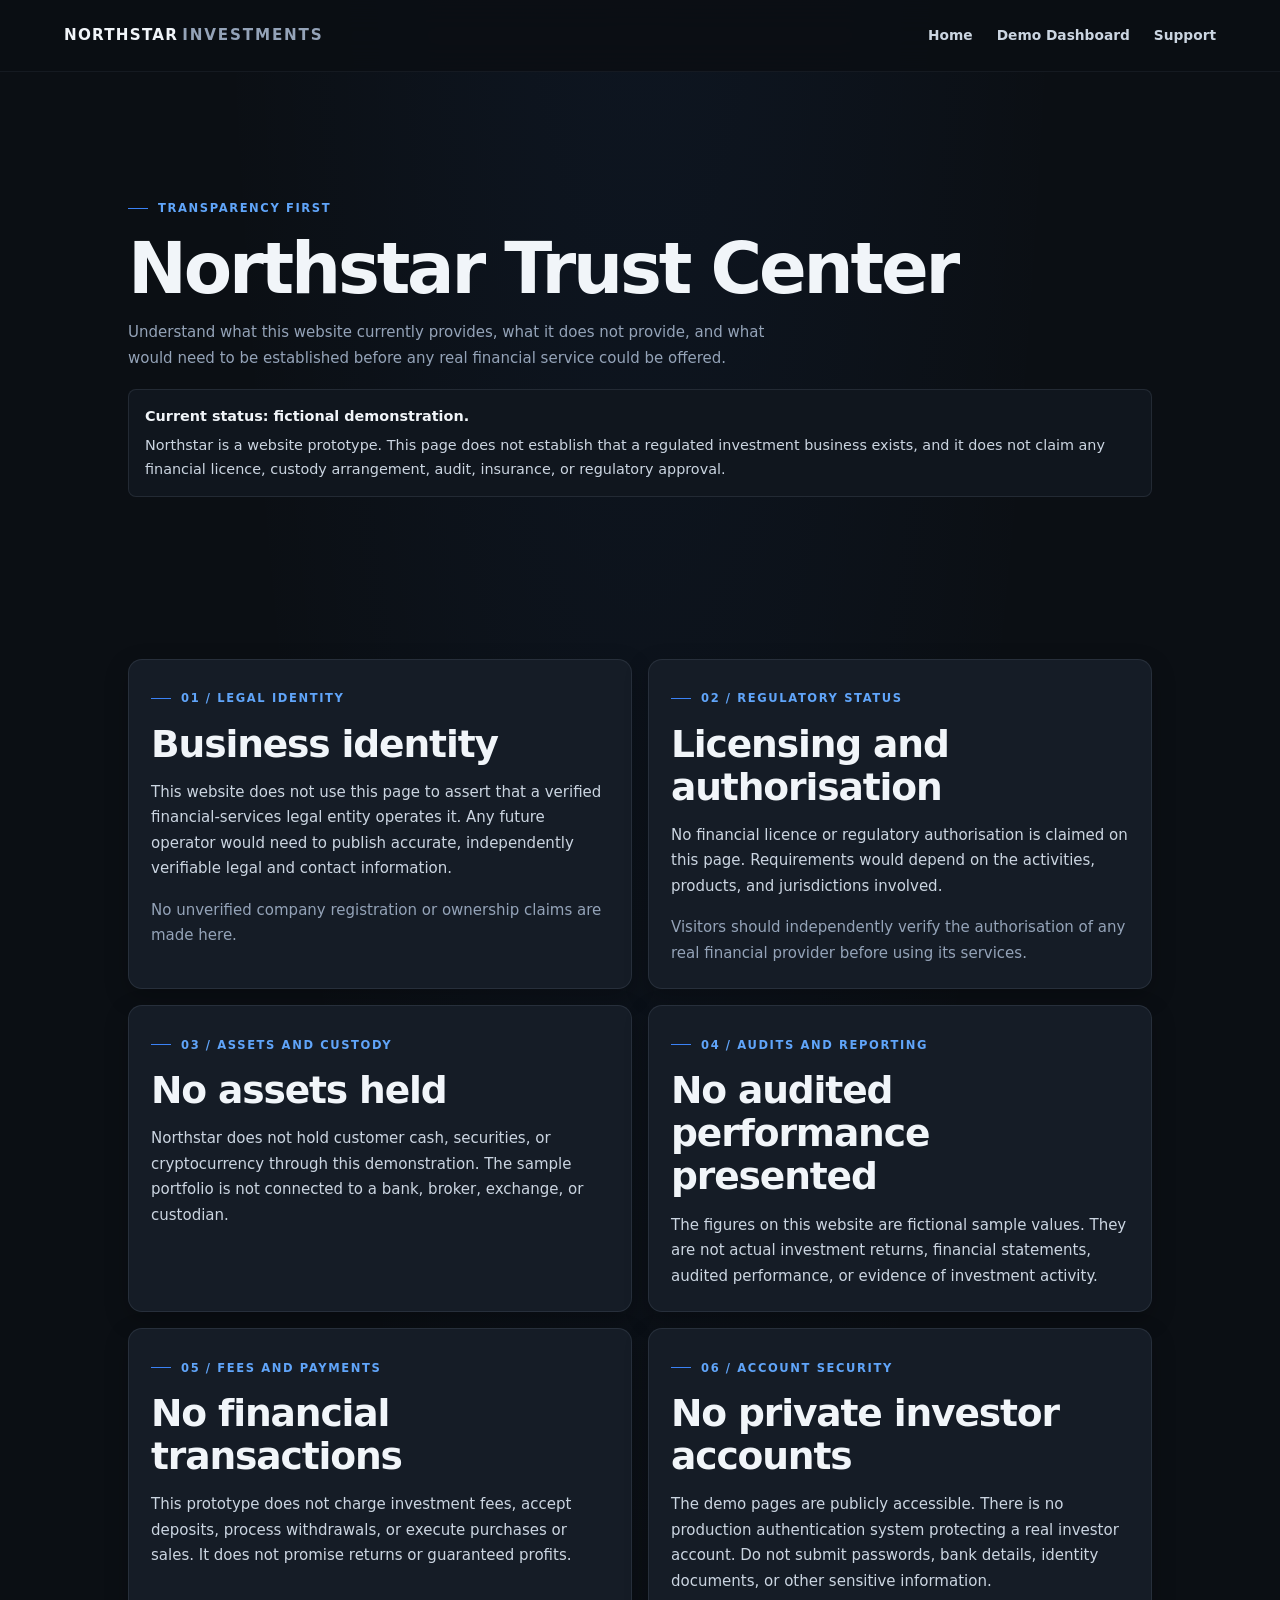
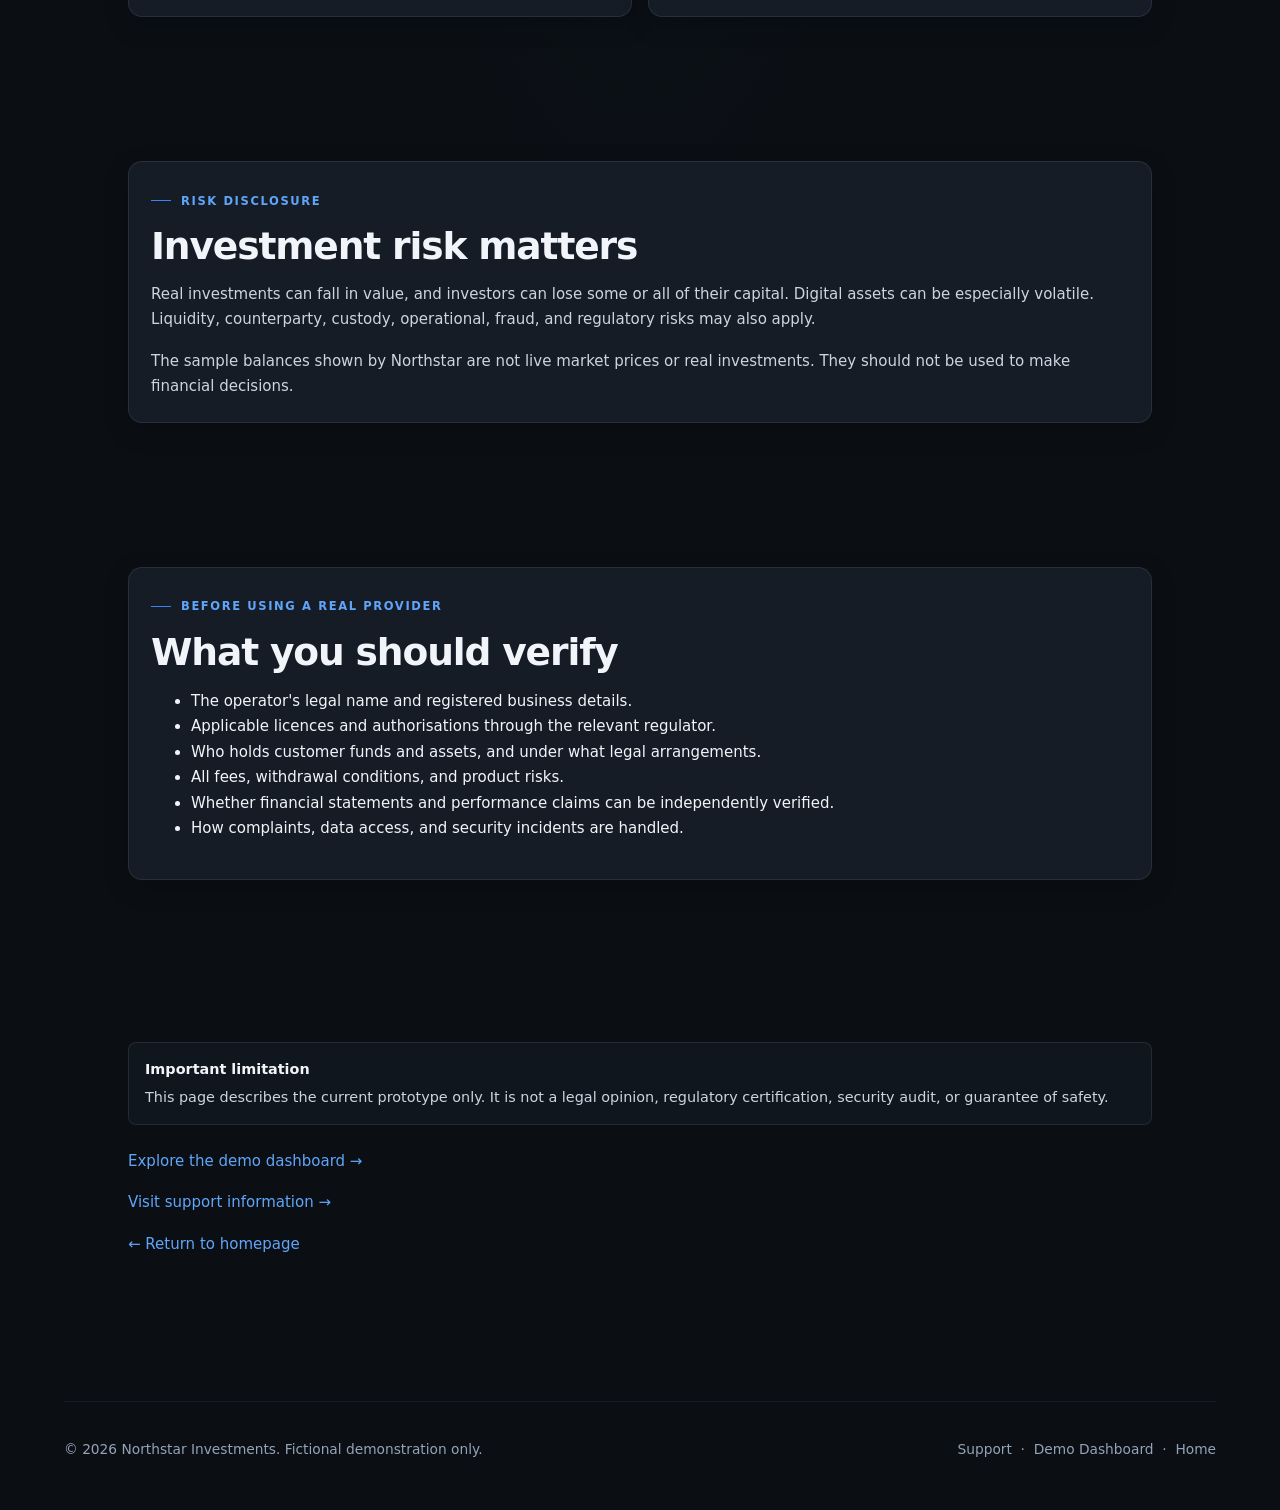
<file: trust.html>
<!doctype html>
<html lang="en">
<head>
  <meta charset="utf-8">
  <meta name="viewport" content="width=device-width, initial-scale=1">
  <meta name="theme-color" content="#090b0e">
  <meta name="description" content="Learn about the current status, limitations, and safety considerations of the Northstar Investments demo.">
  <title>Trust Center — Northstar Investments</title>
  <link rel="stylesheet" href="public/styles.css">
</head>

<body>
  <header class="nav">
    <a class="brand" href="index.html">
      NORTHSTAR <span>INVESTMENTS</span>
    </a>

    <nav aria-label="Main navigation">
      <a href="index.html">Home</a>
      <a href="dashboard.html">Demo Dashboard</a>
      <a href="support.html">Support</a>
    </nav>
  </header>

  <main class="content">
    <section class="section">
      <p class="eyebrow">TRANSPARENCY FIRST</p>
      <h1>Northstar Trust Center</h1>

      <p class="muted">
        Understand what this website currently provides, what it does
        not provide, and what would need to be established before any
        real financial service could be offered.
      </p>

      <div class="notice" role="note">
        <strong>Current status: fictional demonstration.</strong>
        Northstar is a website prototype. This page does not establish
        that a regulated investment business exists, and it does not
        claim any financial licence, custody arrangement, audit,
        insurance, or regulatory approval.
      </div>
    </section>

    <section class="section">
      <div class="grid2">
        <article class="card">
          <p class="eyebrow">01 / LEGAL IDENTITY</p>
          <h2>Business identity</h2>
          <p>
            This website does not use this page to assert that a
            verified financial-services legal entity operates it.
            Any future operator would need to publish accurate,
            independently verifiable legal and contact information.
          </p>
          <p class="muted">
            No unverified company registration or ownership claims
            are made here.
          </p>
        </article>

        <article class="card">
          <p class="eyebrow">02 / REGULATORY STATUS</p>
          <h2>Licensing and authorisation</h2>
          <p>
            No financial licence or regulatory authorisation is claimed
            on this page. Requirements would depend on the activities,
            products, and jurisdictions involved.
          </p>
          <p class="muted">
            Visitors should independently verify the authorisation of
            any real financial provider before using its services.
          </p>
        </article>

        <article class="card">
          <p class="eyebrow">03 / ASSETS AND CUSTODY</p>
          <h2>No assets held</h2>
          <p>
            Northstar does not hold customer cash, securities, or
            cryptocurrency through this demonstration. The sample
            portfolio is not connected to a bank, broker, exchange,
            or custodian.
          </p>
        </article>

        <article class="card">
          <p class="eyebrow">04 / AUDITS AND REPORTING</p>
          <h2>No audited performance presented</h2>
          <p>
            The figures on this website are fictional sample values.
            They are not actual investment returns, financial statements,
            audited performance, or evidence of investment activity.
          </p>
        </article>

        <article class="card">
          <p class="eyebrow">05 / FEES AND PAYMENTS</p>
          <h2>No financial transactions</h2>
          <p>
            This prototype does not charge investment fees, accept
            deposits, process withdrawals, or execute purchases or sales.
            It does not promise returns or guaranteed profits.
          </p>
        </article>

        <article class="card">
          <p class="eyebrow">06 / ACCOUNT SECURITY</p>
          <h2>No private investor accounts</h2>
          <p>
            The demo pages are publicly accessible. There is no
            production authentication system protecting a real investor
            account. Do not submit passwords, bank details, identity
            documents, or other sensitive information.
          </p>
        </article>
      </div>
    </section>

    <section class="section">
      <div class="card">
        <p class="eyebrow">RISK DISCLOSURE</p>
        <h2>Investment risk matters</h2>
        <p>
          Real investments can fall in value, and investors can lose
          some or all of their capital. Digital assets can be especially
          volatile. Liquidity, counterparty, custody, operational,
          fraud, and regulatory risks may also apply.
        </p>
        <p>
          The sample balances shown by Northstar are not live market
          prices or real investments. They should not be used to make
          financial decisions.
        </p>
      </div>
    </section>

    <section class="section">
      <div class="card">
        <p class="eyebrow">BEFORE USING A REAL PROVIDER</p>
        <h2>What you should verify</h2>
        <ul>
          <li>The operator's legal name and registered business details.</li>
          <li>Applicable licences and authorisations through the relevant regulator.</li>
          <li>Who holds customer funds and assets, and under what legal arrangements.</li>
          <li>All fees, withdrawal conditions, and product risks.</li>
          <li>Whether financial statements and performance claims can be independently verified.</li>
          <li>How complaints, data access, and security incidents are handled.</li>
        </ul>
      </div>
    </section>

    <section class="section">
      <div class="notice">
        <strong>Important limitation</strong>
        This page describes the current prototype only. It is not a
        legal opinion, regulatory certification, security audit, or
        guarantee of safety.
      </div>

      <p style="margin-top: 24px;">
        <a href="dashboard.html">Explore the demo dashboard →</a>
      </p>
      <p>
        <a href="support.html">Visit support information →</a>
      </p>
      <p>
        <a href="index.html">← Return to homepage</a>
      </p>
    </section>
  </main>

  <footer class="footer">
    <p>
      © <span id="current-year"></span> Northstar Investments.
      Fictional demonstration only.
    </p>
    <div>
      <a href="support.html">Support</a>
      &nbsp;·&nbsp;
      <a href="dashboard.html">Demo Dashboard</a>
      &nbsp;·&nbsp;
      <a href="index.html">Home</a>
    </div>
  </footer>

  <script>
    document.getElementById("current-year").textContent =
      new Date().getFullYear();
  </script>
</body>
</html>
</file>
<file: public/styles.css>
/* =========================================================
   NORTHSTAR INVESTMENTS
   Professional visual system
   File: public/styles.css
   ========================================================= */

/* -------------------------
   1. DESIGN TOKENS
------------------------- */

:root {
  color-scheme: dark;

  /* Surfaces */
  --bg: #0b0f14;
  --bg-soft: #10161e;
  --surface: #151c26;
  --surface-raised: #1b2430;
  --surface-hover: #232d3b;

  /* Brand accent — calm institutional blue */
  --accent: #3b82f6;
  --accent-hover: #60a5fa;
  --accent-muted: rgba(59, 130, 246, 0.12);
  --accent-border: rgba(59, 130, 246, 0.28);
  --accent-glow: 0 0 32px rgba(59, 130, 246, 0.12);

  /* Semantic */
  --positive: #22c55e;
  --negative: #ef4444;
  --warning: #eab308;

  /* Text */
  --text: #f1f5f9;
  --text-soft: #cbd5e1;
  --muted: #94a3b8;
  --muted-dark: #64748b;

  /* Borders */
  --border: rgba(148, 163, 184, 0.14);
  --border-soft: rgba(148, 163, 184, 0.08);

  /* Shadows */
  --shadow-sm: 0 8px 24px rgba(0, 0, 0, 0.22);
  --shadow-lg: 0 24px 64px rgba(0, 0, 0, 0.35);

  /* Radius */
  --radius-sm: 8px;
  --radius: 14px;
  --radius-lg: 20px;
  --radius-xl: 28px;

  /* Layout */
  --content-width: 1160px;
  --page-gutter: clamp(20px, 5vw, 72px);
  --header-height: 72px;

  /* Type */
  --font-body: Inter, "Segoe UI", system-ui, -apple-system, sans-serif;
  --font-heading: Inter, "Segoe UI", system-ui, -apple-system, sans-serif;

  --transition: 180ms ease;
}

/* -------------------------
   2. RESET AND BASE
------------------------- */

* {
  box-sizing: border-box;
}

html {
  scroll-behavior: smooth;
  scroll-padding-top: 96px;
  background: var(--bg);
}

body {
  margin: 0;
  min-width: 320px;
  overflow-x: hidden;
  background:
    radial-gradient(
      ellipse at 50% -20%,
      rgba(59, 130, 246, 0.07),
      transparent 48%
    ),
    var(--bg);
  color: var(--text);
  font-family: var(--font-body);
  font-size: 15px;
  line-height: 1.7;
  -webkit-font-smoothing: antialiased;
  text-rendering: optimizeLegibility;
}

body,
button,
input,
select,
textarea {
  font-family: var(--font-body);
}

img,
svg,
video {
  display: block;
  max-width: 100%;
}

img {
  height: auto;
}

a {
  color: var(--accent-hover);
  text-decoration: none;
  transition: color var(--transition), opacity var(--transition);
}

a:hover {
  color: #93c5fd;
}

button,
input,
select,
textarea {
  font: inherit;
}

button,
a,
input,
select,
textarea,
summary {
  -webkit-tap-highlight-color: transparent;
}

button {
  color: inherit;
}

p {
  margin: 0 0 16px;
  color: var(--text-soft);
}

p:last-child {
  margin-bottom: 0;
}

h1,
h2,
h3,
h4,
h5,
h6 {
  margin: 0 0 14px;
  color: var(--text);
  font-family: var(--font-heading);
  font-weight: 650;
  line-height: 1.2;
  letter-spacing: -0.03em;
}

h1 {
  font-size: clamp(2.4rem, 5.5vw, 4.4rem);
  line-height: 1.05;
  letter-spacing: -0.045em;
}

h2 {
  font-size: clamp(1.55rem, 3vw, 2.35rem);
  line-height: 1.15;
}

h3 {
  font-size: clamp(1.1rem, 1.8vw, 1.3rem);
}

h4 {
  font-size: 1.02rem;
}

small {
  color: var(--muted);
  font-size: 0.84rem;
}

strong {
  color: var(--text);
  font-weight: 650;
}

::selection {
  color: #0b0f14;
  background: var(--accent-hover);
}

:focus-visible {
  outline: 2px solid var(--accent-hover);
  outline-offset: 3px;
}

hr {
  height: 1px;
  margin: 28px 0;
  border: 0;
  background: var(--border);
}

/* -------------------------
   3. UTILITIES
------------------------- */

.container,
.container-wide {
  width: min(var(--content-width), calc(100% - 2 * var(--page-gutter)));
  margin-inline: auto;
}

.container-wide {
  max-width: 1400px;
}

.content {
  width: min(var(--content-width), calc(100% - 2 * var(--page-gutter)));
  min-width: 0;
  margin-inline: auto;
  padding-top: 48px;
  padding-bottom: 72px;
}

.content > * {
  min-width: 0;
}

.muted,
.text-muted {
  color: var(--muted);
}

.accent,
.text-accent {
  color: var(--accent-hover);
}

.eyebrow {
  display: inline-flex;
  align-items: center;
  gap: 10px;
  margin: 0 0 16px;
  color: var(--accent-hover);
  font-size: 0.72rem;
  font-weight: 700;
  letter-spacing: 0.14em;
  line-height: 1.4;
  text-transform: uppercase;
}

.eyebrow::before {
  width: 20px;
  height: 1px;
  flex: 0 0 auto;
  background: var(--accent);
  content: "";
}

.section {
  width: min(var(--content-width), calc(100% - 2 * var(--page-gutter)));
  min-width: 0;
  margin-inline: auto;
  padding-top: 72px;
  padding-bottom: 72px;
}

.section > h2,
.section-heading h2 {
  max-width: 720px;
}

.section > p {
  max-width: 680px;
}

.section-heading {
  display: flex;
  align-items: flex-end;
  justify-content: space-between;
  gap: 24px;
  margin-bottom: 28px;
}

.section-heading > * {
  min-width: 0;
}

.section-heading h2 {
  margin-bottom: 0;
}

.section-heading > p {
  max-width: 380px;
  margin-bottom: 0;
}

.inline-actions,
.hero-actions,
.actions {
  display: flex;
  align-items: center;
  flex-wrap: wrap;
  gap: 12px;
}

.hero-actions {
  margin-top: 28px;
}

/* -------------------------
   4. BRAND
------------------------- */

.brand {
  display: inline-flex;
  align-items: center;
  gap: 4px;
  color: var(--text);
  font-size: 0.95rem;
  font-weight: 750;
  letter-spacing: 0.08em;
  text-decoration: none;
  text-transform: uppercase;
}

.brand span {
  color: var(--muted);
  font-weight: 600;
  letter-spacing: 0.12em;
}

.brand:hover {
  color: var(--text);
}

.brand:hover span {
  color: var(--accent-hover);
}

/* -------------------------
   5. NAVIGATION
------------------------- */

.nav,
header.nav {
  position: sticky;
  top: 0;
  z-index: 50;
  display: flex;
  align-items: center;
  justify-content: space-between;
  gap: 20px;
  width: 100%;
  min-height: var(--header-height);
  padding: 12px var(--page-gutter);
  border-bottom: 1px solid var(--border-soft);
  background: rgba(11, 15, 20, 0.92);
  backdrop-filter: blur(16px);
  -webkit-backdrop-filter: blur(16px);
}

.nav nav {
  display: flex;
  align-items: center;
  justify-content: flex-end;
  flex-wrap: wrap;
  gap: clamp(12px, 2vw, 24px);
}

.nav nav a {
  display: inline-flex;
  align-items: center;
  min-height: 36px;
  color: var(--text-soft);
  font-size: 0.86rem;
  font-weight: 550;
  white-space: nowrap;
}

.nav nav a:hover {
  color: var(--accent-hover);
}

.nav nav a.button {
  min-height: 40px;
  padding: 8px 16px;
  color: #0b0f14;
}

.nav nav a.button:hover {
  color: #0b0f14;
}

/* -------------------------
   6. BUTTONS
------------------------- */

.button,
button.button,
input[type="submit"],
button[type="submit"] {
  display: inline-flex;
  align-items: center;
  justify-content: center;
  gap: 8px;
  min-height: 46px;
  padding: 11px 20px;
  border: 1px solid transparent;
  border-radius: var(--radius-sm);
  background: var(--accent);
  box-shadow: 0 4px 16px rgba(59, 130, 246, 0.2);
  color: #fff;
  font-size: 0.88rem;
  font-weight: 650;
  line-height: 1.3;
  text-align: center;
  text-decoration: none;
  cursor: pointer;
  transition:
    background var(--transition),
    border-color var(--transition),
    box-shadow var(--transition),
    color var(--transition),
    transform var(--transition);
}

.button:hover,
button.button:hover,
input[type="submit"]:hover,
button[type="submit"]:hover {
  transform: translateY(-1px);
  background: var(--accent-hover);
  box-shadow: 0 8px 22px rgba(59, 130, 246, 0.28);
  color: #fff;
}

.button:active,
button.button:active {
  transform: translateY(0);
}

.button-secondary {
  border-color: var(--accent-border);
  background: var(--accent-muted);
  box-shadow: none;
  color: var(--accent-hover);
}

.button-secondary:hover {
  border-color: var(--accent-hover);
  background: rgba(59, 130, 246, 0.18);
  box-shadow: none;
  color: #93c5fd;
}

.button-quiet {
  border-color: var(--border);
  background: transparent;
  box-shadow: none;
  color: var(--text);
}

.button-quiet:hover {
  border-color: var(--accent-border);
  background: var(--surface);
  color: var(--accent-hover);
}

.button-danger {
  border-color: rgba(239, 68, 68, 0.35);
  background: rgba(239, 68, 68, 0.1);
  box-shadow: none;
  color: var(--negative);
}

.button-small {
  min-height: 36px;
  padding: 7px 12px;
  font-size: 0.8rem;
}

.button-large {
  min-height: 52px;
  padding: 14px 24px;
  font-size: 0.94rem;
}

.button:disabled,
button:disabled,
input[type="submit"]:disabled {
  transform: none;
  opacity: 0.5;
  cursor: not-allowed;
}

.button-full {
  width: 100%;
}

/* -------------------------
   7. CARDS & GRIDS
------------------------- */

.card {
  padding: 22px;
  border: 1px solid var(--border);
  border-radius: var(--radius);
  background: var(--surface);
  box-shadow: var(--shadow-sm);
}

.card h3 {
  margin-bottom: 8px;
}

.card > a {
  display: inline-flex;
  margin-top: 12px;
  font-size: 0.9rem;
  font-weight: 600;
}

.grid2 {
  display: grid;
  grid-template-columns: repeat(2, minmax(0, 1fr));
  gap: 16px;
}

.grid4 {
  display: grid;
  grid-template-columns: repeat(4, minmax(0, 1fr));
  gap: 14px;
}

.metric h2 {
  margin: 6px 0 4px;
  font-size: 1.55rem;
  letter-spacing: -0.03em;
}

.split {
  display: grid;
  grid-template-columns: minmax(0, 1.1fr) minmax(0, 0.9fr);
  gap: 28px;
  align-items: start;
}

.info-grid {
  display: grid;
  grid-template-columns: repeat(2, minmax(0, 1fr));
  gap: 16px;
  margin-top: 18px;
}

.info-grid h3 {
  margin-bottom: 4px;
  font-size: 0.98rem;
}

.info-grid p {
  margin: 0;
  font-size: 0.9rem;
}

.quick {
  display: flex;
  flex-wrap: wrap;
  gap: 12px 20px;
  margin-top: 16px;
}

.quick a {
  font-weight: 600;
}

.notice {
  margin: 18px 0;
  padding: 14px 16px;
  border: 1px solid var(--border);
  border-radius: var(--radius-sm);
  background: var(--bg-soft);
  color: var(--text-soft);
  font-size: 0.9rem;
}

.notice strong {
  display: block;
  margin-bottom: 4px;
}

/* -------------------------
   8. HERO
------------------------- */

.hero {
  position: relative;
  isolation: isolate;
  display: grid;
  grid-template-columns: minmax(0, 1fr);
  align-items: center;
  width: min(1400px, calc(100% - 2 * var(--page-gutter)));
  min-height: 520px;
  margin-inline: auto;
  padding-top: 72px;
  padding-bottom: 80px;
}

.hero::before {
  position: absolute;
  z-index: -1;
  top: 0;
  right: -6%;
  width: 50%;
  height: 90%;
  border-radius: 50%;
  background: radial-gradient(
    ellipse,
    rgba(59, 130, 246, 0.1),
    transparent 70%
  );
  content: "";
  pointer-events: none;
}

.hero-content {
  min-width: 0;
  max-width: 720px;
}

.hero h1 {
  margin-bottom: 20px;
}

.hero-content > p {
  max-width: 560px;
  color: var(--text-soft);
  font-size: clamp(1rem, 1.4vw, 1.1rem);
  line-height: 1.8;
}

.hero-actions .button {
  min-height: 48px;
}

.cta {
  text-align: center;
  padding: 40px 28px;
  border: 1px solid var(--border);
  border-radius: var(--radius-lg);
  background:
    radial-gradient(
      ellipse at 50% 0%,
      rgba(59, 130, 246, 0.1),
      transparent 55%
    ),
    var(--surface);
}

.cta p {
  max-width: 520px;
  margin-inline: auto;
}

.cta .button {
  margin-top: 8px;
}

/* -------------------------
   9. AUTH / PORTAL
------------------------- */

.portal-page {
  min-height: 100vh;
  display: grid;
  place-items: center;
  padding: 32px 20px;
}

.auth {
  width: min(440px, 100%);
}

.auth .brand {
  display: flex;
  justify-content: center;
  margin-bottom: 28px;
}

.auth-card {
  padding: 28px 26px;
  border: 1px solid var(--border);
  border-radius: var(--radius-lg);
  background: var(--surface);
  box-shadow: var(--shadow-lg);
}

.auth-card h1 {
  font-size: clamp(1.6rem, 4vw, 1.9rem);
  margin-bottom: 10px;
}

.form-group {
  display: flex;
  flex-direction: column;
  gap: 6px;
  margin-bottom: 14px;
}

.form-group label {
  color: var(--text-soft);
  font-size: 0.82rem;
  font-weight: 600;
}

.form-group input {
  width: 100%;
  min-height: 46px;
  padding: 11px 14px;
  border: 1px solid var(--border);
  border-radius: var(--radius-sm);
  background: var(--bg-soft);
  color: var(--text);
  outline: none;
  transition: border-color var(--transition), box-shadow var(--transition);
}

.form-group input:focus {
  border-color: var(--accent);
  box-shadow: 0 0 0 3px var(--accent-muted);
}

.form-group input::placeholder {
  color: var(--muted-dark);
}

/* -------------------------
   10. FOOTER
------------------------- */

.footer {
  display: flex;
  flex-wrap: wrap;
  align-items: center;
  justify-content: space-between;
  gap: 16px;
  width: min(var(--content-width), calc(100% - 2 * var(--page-gutter)));
  margin: 0 auto;
  padding: 36px 0 48px;
  border-top: 1px solid var(--border-soft);
  color: var(--muted);
  font-size: 0.86rem;
}

.footer a {
  color: var(--muted);
}

.footer a:hover {
  color: var(--accent-hover);
}

.footer p {
  margin: 0;
  color: var(--muted);
}

/* -------------------------
   11. RESPONSIVE
------------------------- */

@media (max-width: 960px) {
  .grid4 {
    grid-template-columns: repeat(2, minmax(0, 1fr));
  }

  .split {
    grid-template-columns: 1fr;
  }

  .section-heading {
    flex-direction: column;
    align-items: flex-start;
  }
}

@media (max-width: 720px) {
  .nav {
    flex-direction: column;
    align-items: flex-start;
    padding-top: 14px;
    padding-bottom: 14px;
  }

  .nav nav {
    width: 100%;
    justify-content: flex-start;
  }

  .grid2,
  .grid4,
  .info-grid {
    grid-template-columns: 1fr;
  }

  .hero {
    min-height: auto;
    padding-top: 48px;
    padding-bottom: 56px;
  }

  .section {
    padding-top: 52px;
    padding-bottom: 52px;
  }

  .footer {
    flex-direction: column;
    align-items: flex-start;
  }
}
</file>
